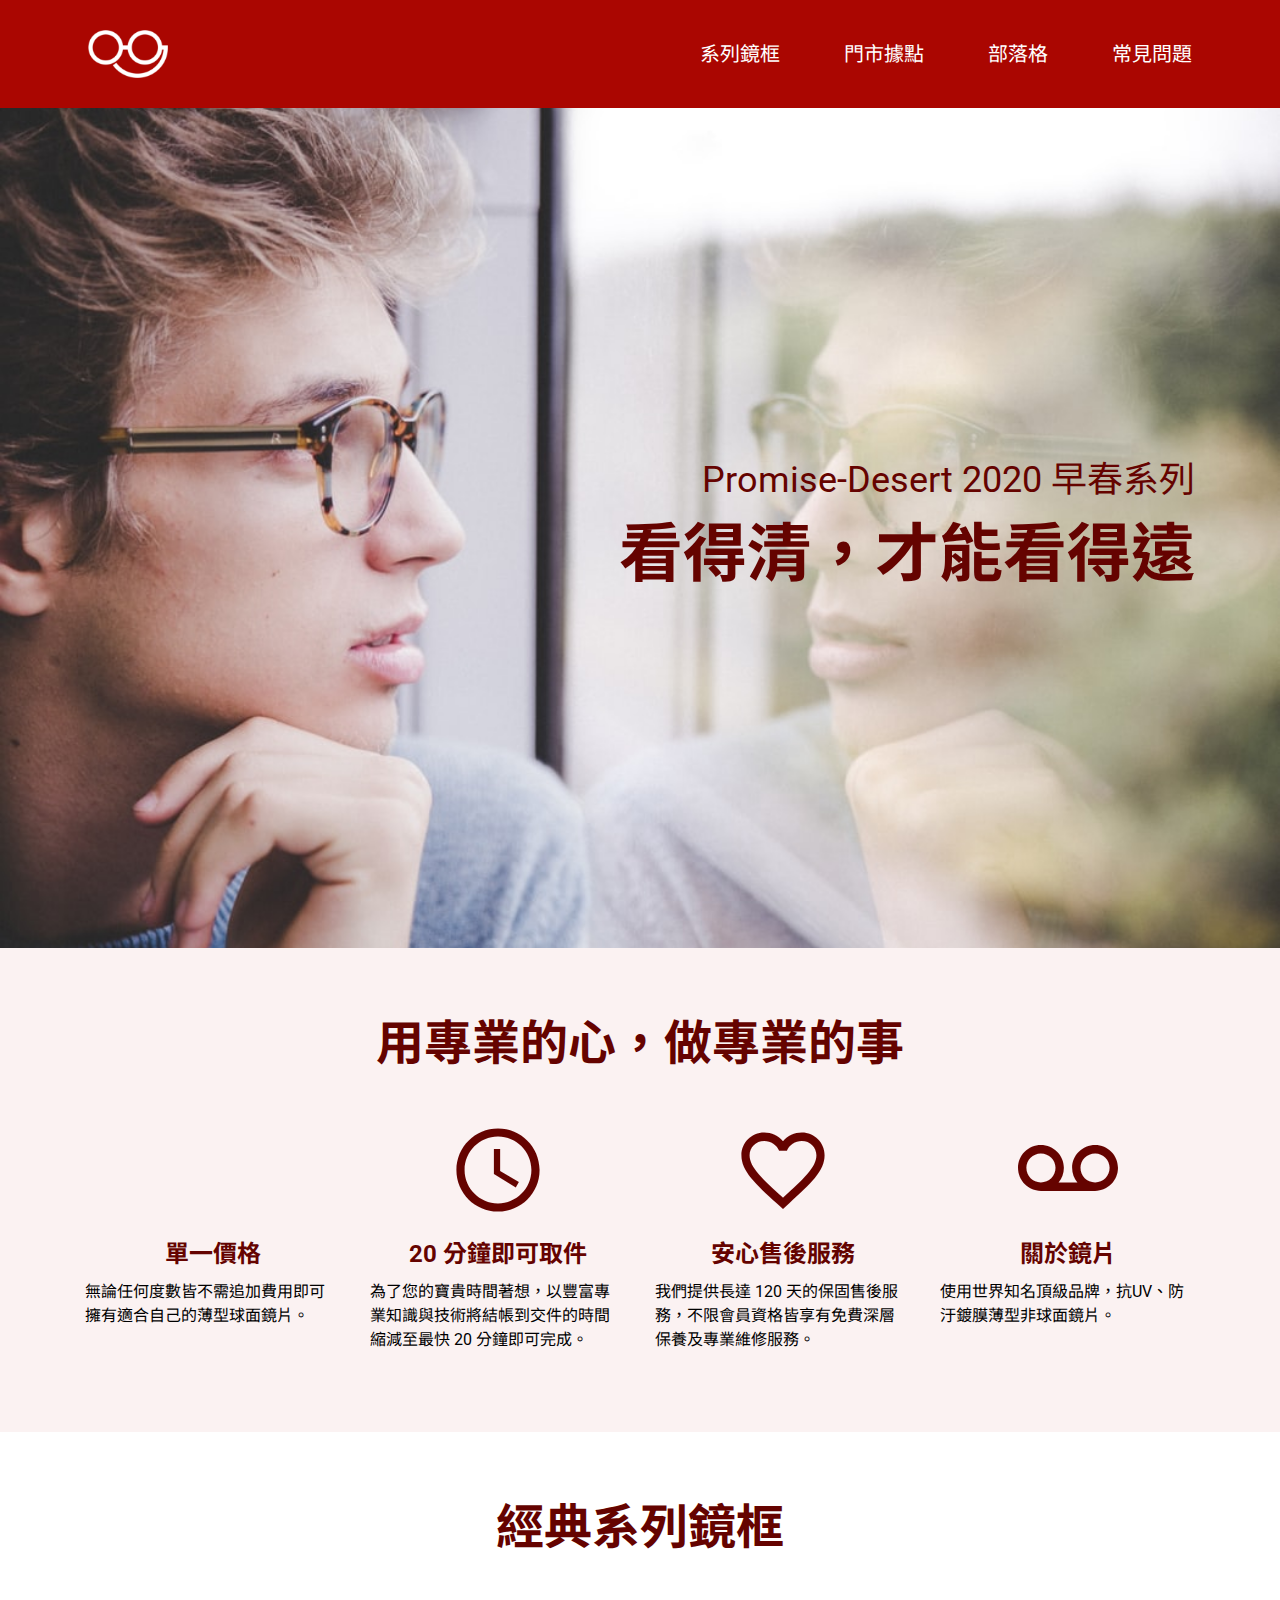
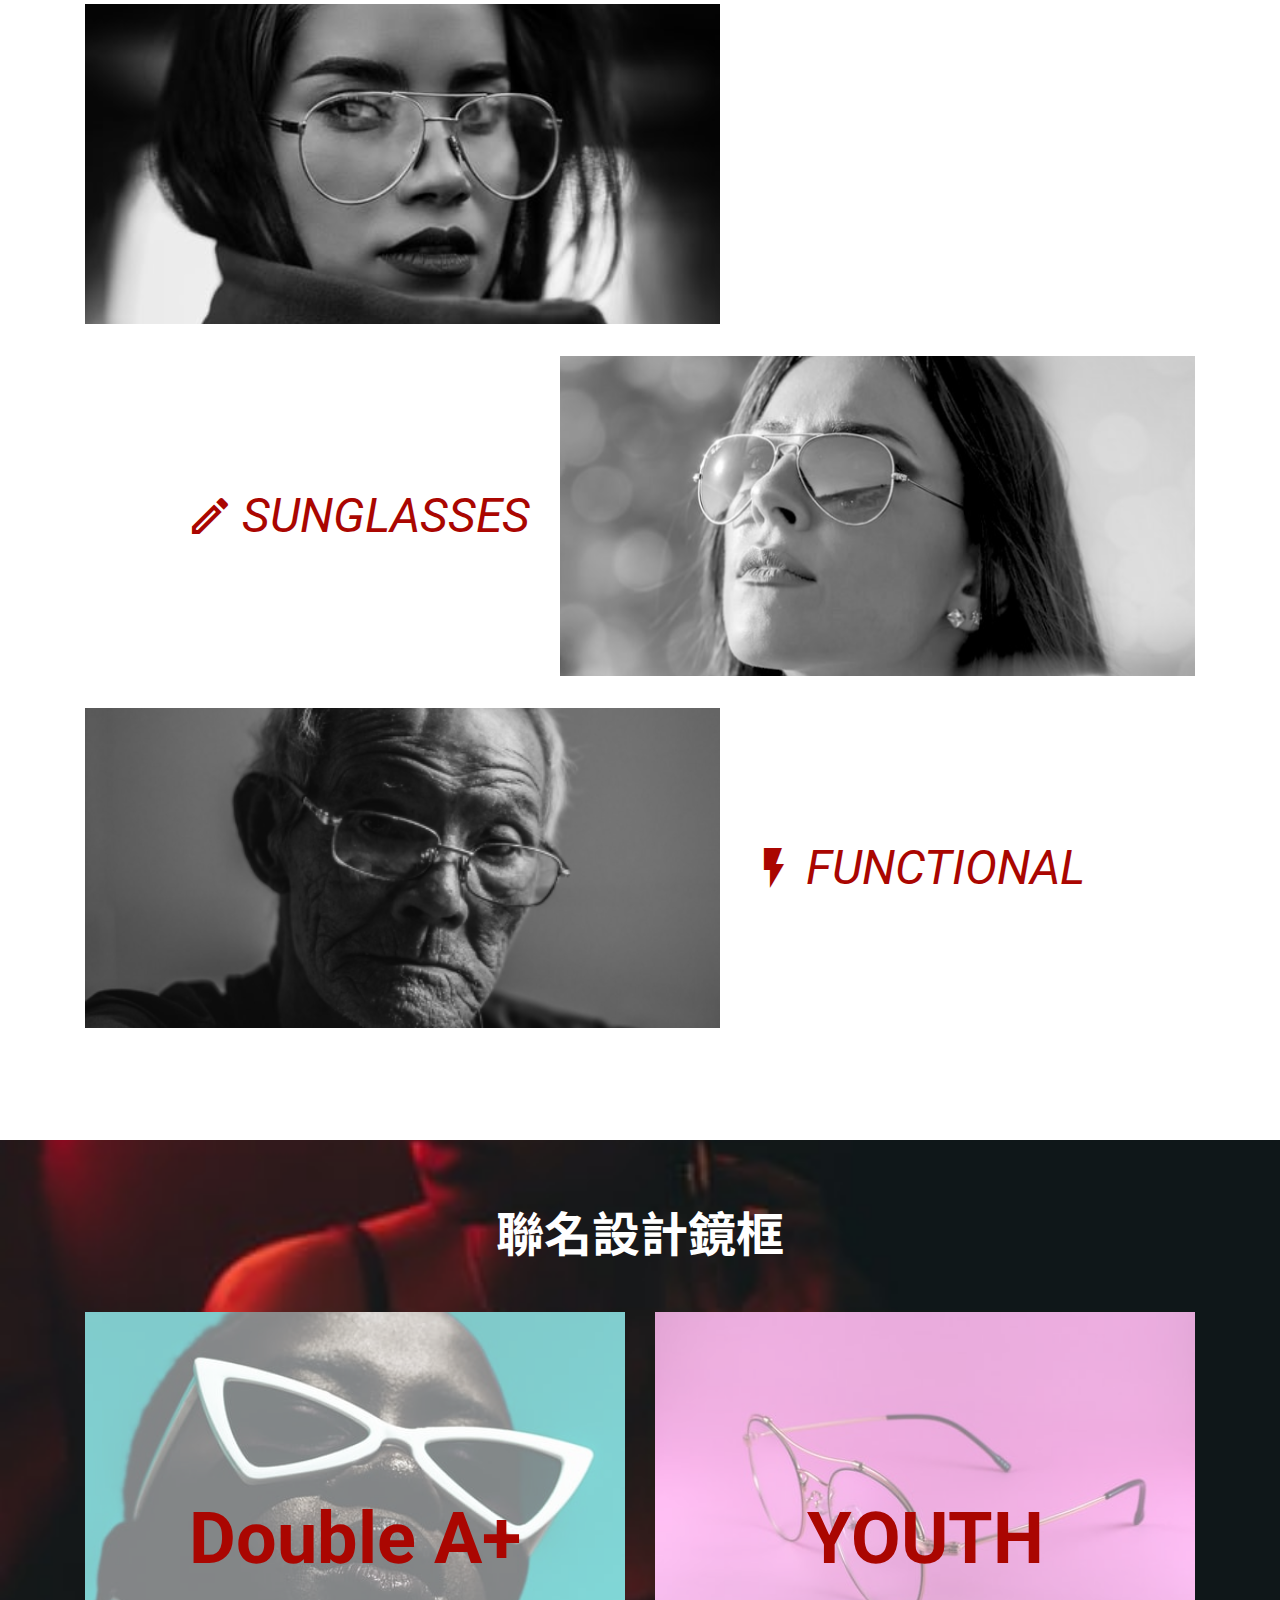
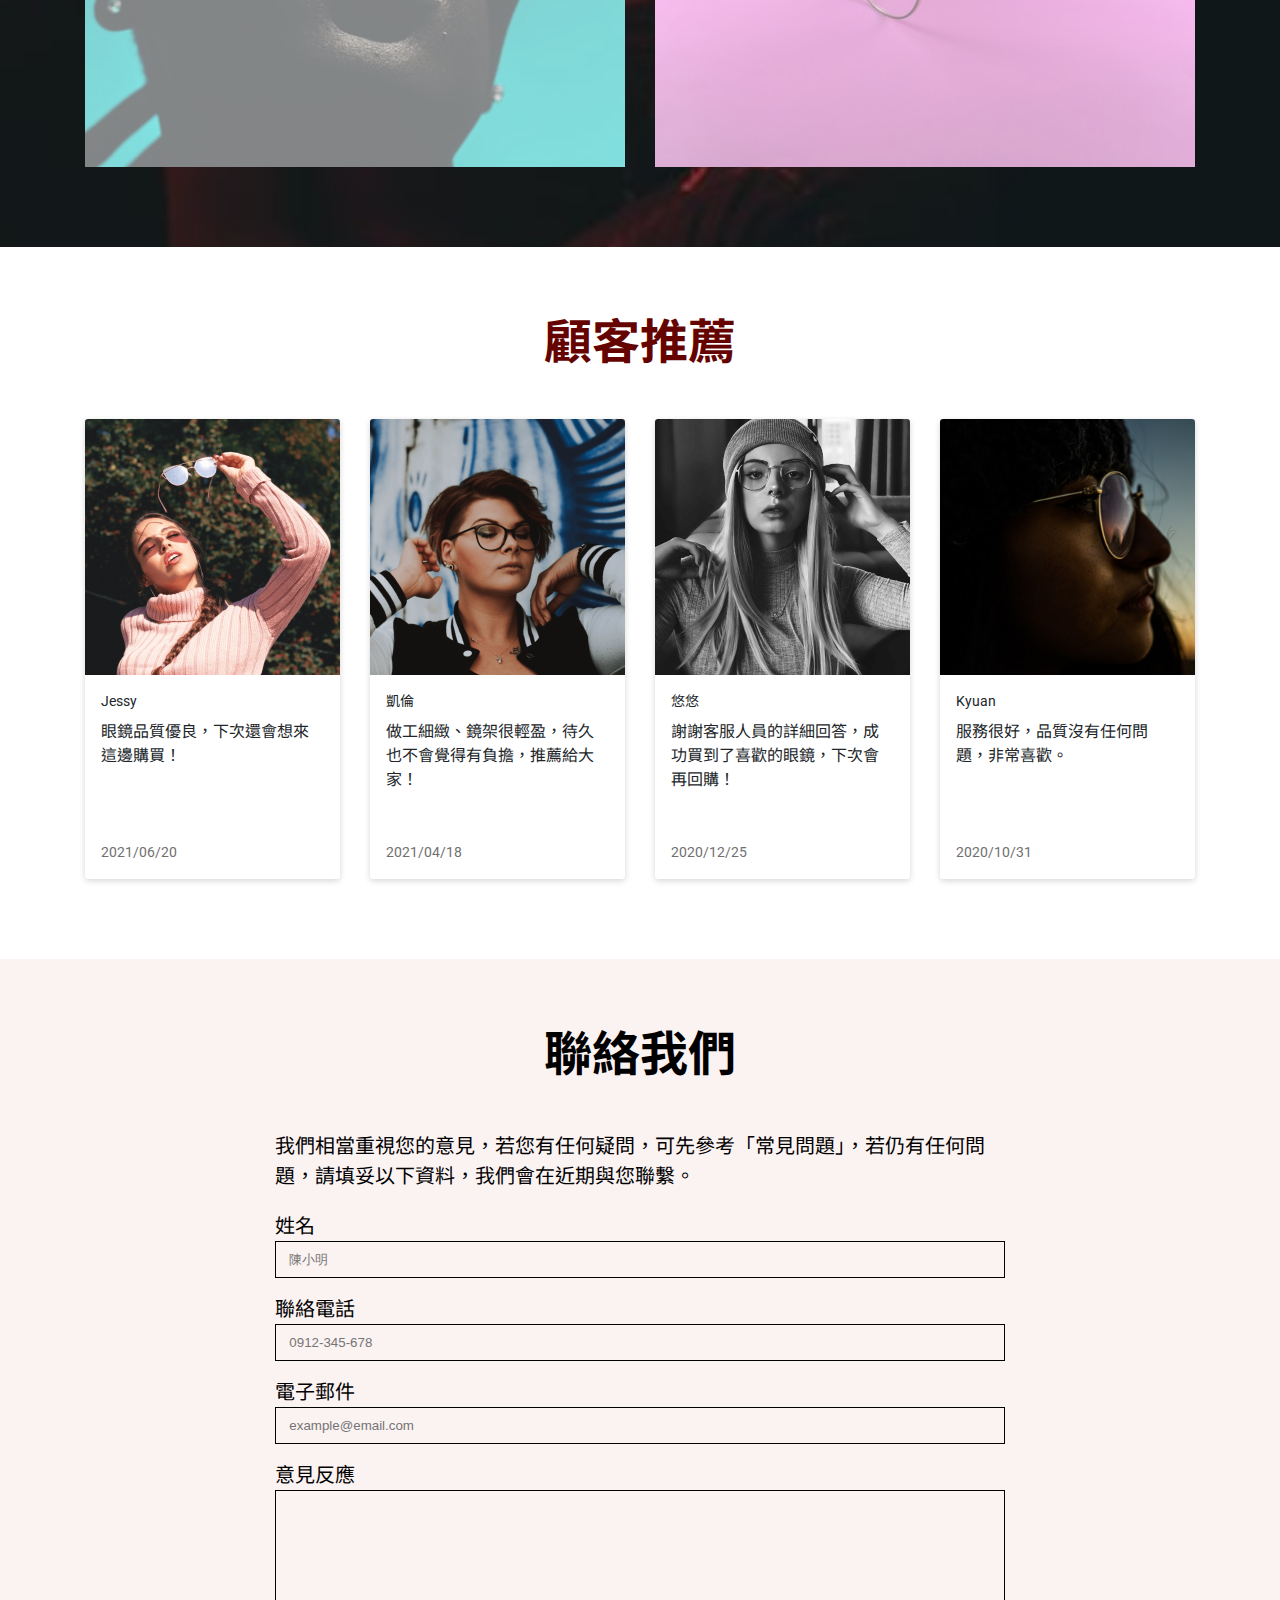
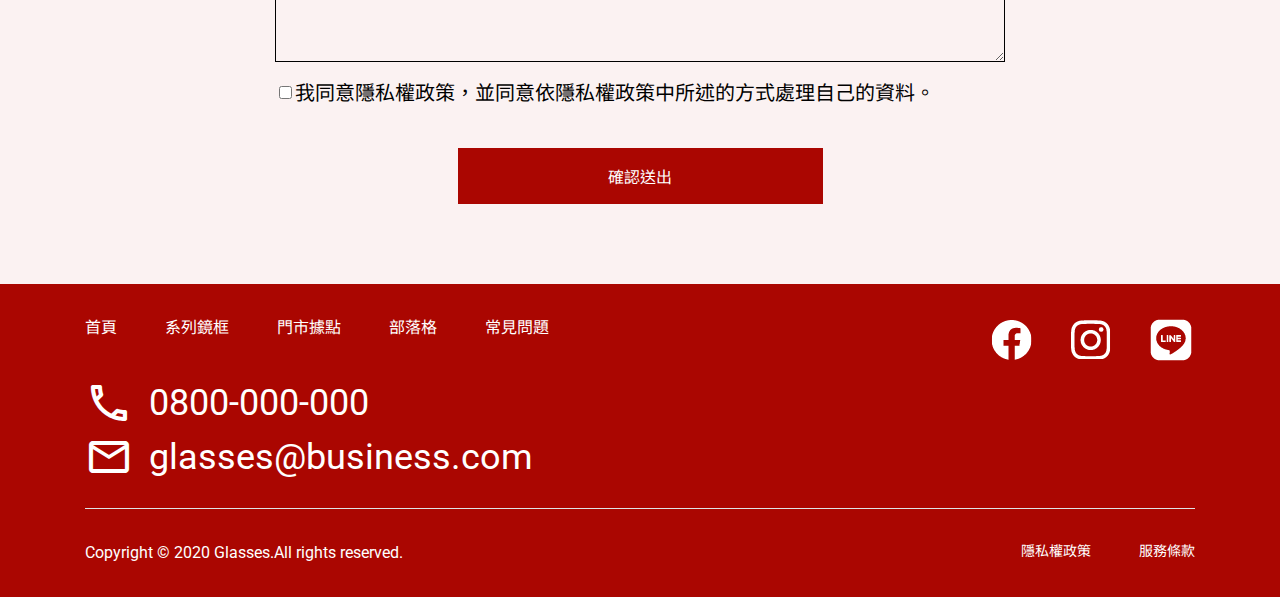
<file: index.html>
<!DOCTYPE html>
<html lang="en">

<head>
  <meta charset="UTF-8">
  <meta name="viewport" content="width=device-width, initial-scale=1.0">
  <meta http-equiv="X-UA-Compatible" content="ie=edge">
  <title>首頁</title>
  <link
    href="https://fonts.googleapis.com/css?family=Material+Icons|Material+Icons+Outlined|Material+Icons+Two+Tone|Material+Icons+Round|Material+Icons+Sharp"
    rel="stylesheet">
  <link rel="stylesheet" href="./assets/style/all.css">
</head>

<body>
  <header class="header bg-primary d-flex jc-between ai-center flex-sm-column">
      <a href="index.html" class="header__logo py-sm-3">
        <img class="header__image"
             src="assets/images/logo-new_工作區域 1.png" 
             alt="logo">
      </a>
      <nav class="w-sm-100">
        <ul class="d-flex fs-7 text-sm-center flex-sm-wrap">
          <li class="w-sm-50 border-sm">
            <a href="product-op.html" class="header__link text-light px-10 px-md-6 py-sm-1 px-sm-0">系列鏡框</a>
          </li>
          <li class="w-sm-50 border-sm">
            <a href="store.html" class="header__link text-light px-10 px-md-6 py-sm-1 px-sm-0">門市據點</a>
          </li>
          <li class="w-sm-50 border-sm">
            <a href="#" class="header__link text-light px-10 px-md-6 py-sm-1 px-sm-0">部落格</a>
          </li>
          <li class="w-sm-50 border-sm">
            <a href="#" class="header__link text-light pl-10 pl-md-6 py-sm-1 px-sm-0">常見問題</a>
          </li>
        </ul>
      </nav>
  </header>

  
<div class="page-index">
  <div class="jumbotron bg-cover">
    <div class="container h-100 d-flex jc-end ai-center">
        <div class="text-primary-dark text-right ">
          <h2 class="fs-3 fs-md-7 fs-sm-8">
            Promise-Desert 2020 早春系列
          </h2>
          <h1 class="fs-1 fs-md-2 fs-sm-4 fw-bold">看得清，才能看得遠</h1>
        </div>
    </div>
  </div>
  <div class="specialty bg-milk">
    <div class="container container--py">
      <h2 class="text-primary-dark text-center fw-bold fs-2 fs-md-4 fs-sm-6 mb-12 mb-md-10 mb-sm-6">
        用專業的心，做專業的事
      </h2>
      <ul class="row text-primary-dark text-center">
        <li class="col-3 col-md-6 col-sm-12 mb-md-10">
          <div class="mb-5">
            <span class="material-icons-outlined specialty__icon">paid</span>
          </div>
          <h3 class="fs-6 fw-bold mb-2">單一價格</h3>
          <p class="text-left text-dark fs-md-8 w-md-75 mx-md-auto">
            無論任何度數皆不需追加費用即可擁有適合自己的薄型球面鏡片。
          </p>
        </li>
        <li class="col-3 col-md-6 col-sm-12 mb-md-10">
          <div class="mb-5">
            <span class="material-icons-outlined specialty__icon">schedule</span>
          </div>
          <h3 class="fs-6 fw-bold mb-2">20 分鐘即可取件</h3>
          <p class="text-left text-dark fs-md-8 w-md-75 mx-md-auto">
            為了您的寶貴時間著想，以豐富專業知識與技術將結帳到交件的時間縮減至最快 20 分鐘即可完成。
          </p>
        </li>
        <li class="col-3 col-md-6 col-sm-12 mb-sm-10">
          <div class="mb-5">
            <span class="material-icons-outlined specialty__icon">favorite_border</span>
          </div>
          <h3 class="fs-6 fw-bold mb-2">安心售後服務</h3>
          <p class="text-left text-dark fs-md-8 w-md-75 mx-md-auto">
            我們提供長達 120 天的保固售後服務，不限會員資格皆享有免費深層保養及專業維修服務。
          </p>
        </li>
        <li class="col-3 col-md-6 col-sm-12">
          <div class="mb-5">
            <span class="material-icons-outlined specialty__icon">
              voicemail
            </span>
          </div>
          <h3 class="fs-6 fw-bold mb-2">關於鏡片</h3>
          <p class="text-left text-dark fs-md-8 w-md-75 mx-md-auto">
            使用世界知名頂級品牌，抗UV、防汙鍍膜薄型非球面鏡片。
          </p>
        </li>
      </ul>
    </div>
  </div>
  <div class="series">
    <div class="container container--py">
      <h2 class="text-primary-dark text-center fw-bold fs-2 fs-md-4 fs-sm-6 mb-12 mb-md-10 mb-sm-6">
        經典系列鏡框
      </h2>
      <ul class="text-primary fst-italic text-uppercase">
        <li class="row mb-10 mb-md-2 position-sm-relative">
            <div class="col-7 col-sm-12">
                <img class="series__image w-100 img-cover"
                     src="assets/images/people/model-1.png" alt="model-1">
            </div>
            <div class="col-5 col-sm-12 
                        d-flex jc-sm-center ai-center
                        position-sm-absolute 
                        top-0 left-0 w-sm-100 h-sm-100">
                <h3 class="fs-2 fs-md-5 d-flex ai-center">
                    <span class="material-icons-outlined fs-2 fs-md-3 mr-2">
                        auto_awesome
                    </span>
                    optical
                </h3>
            </div>
        </li>
        <li class="row mb-10 mb-md-2 flex-md-row-reverse position-sm-relative">
            <div class="col-5 col-sm-12 
                        d-flex jc-end jc-md-start jc-sm-center ai-center
                        position-sm-absolute 
                        top-0 left-0 w-sm-100 h-sm-100">
                <h3 class="fs-2 fs-md-5 d-flex ai-center">
                    <span class="material-icons-outlined fs-2 fs-md-3 mr-2">
                        light_mode
                    </span>
                    sunglasses
                </h3>
            </div>
            <div class="col-7 col-sm-12">
                <img class="series__image w-100 img-cover"
                     src="assets/images/people/model-2.png" alt="model-2">
            </div>
        </li>
        <li class="row mb-10 mb-md-2 position-sm-relative">
            <div class="col-7 col-sm-12">
                <img class="series__image w-100 img-cover"
                     src="assets/images/people/model-3.png" alt="model-3">
            </div>
            <div class="col-5 col-sm-12
                        d-flex jc-sm-center ai-center
                        position-sm-absolute 
                        top-0 left-0 w-sm-100 h-sm-100">
                <h3 class="fs-2 fs-md-5 d-flex ai-center">
                    <span class="material-icons-outlined fs-2 fs-md-3 mr-2">
                        flash_on
                    </span>
                    functional
                </h3>
            </div>
        </li>
      </ul>
    </div>
  </div>
  <div class="co-brand bg-cover">
    <div class="container container--py">
        <h2 class="text-light text-center fw-bold fs-2 fs-md-4 fs-sm-6 mb-12 mb-md-10 mb-sm-6">
            聯名設計鏡框
        </h2>
        <div class="row">
            <div class="col-6 col-sm-12 mb-sm-4">
                <div class="co-brand__image img-1 bg-cover position-relative">
                    <h3 class="co-brand__text
                               fs-lg fs-md-4 fw-bold text-primary
                               d-flex jc-center ai-center
                               position-absolute
                               top-0 left-0 w-100 h-100">
                       Double A+
                    </h3>
                </div> 
            </div>
            <div class="col-6 col-sm-12">
                <div class="co-brand__image img-2 bg-cover position-relative">
                    <h3 class="co-brand__text
                               fs-lg fs-md-4 fw-bold text-primary
                               d-flex jc-center ai-center
                               position-absolute
                               top-0 left-0 w-100 h-100">
                      YOUTH
                    </h3>
                </div>
            </div>
        </div>
    </div>
  </div>
  <div class="recommend">
    <div class="container container--py">
      <h2 class="text-primary-dark text-center fw-bold fs-2 fs-md-4 fs-sm-6 mb-12 mb-md-10 mb-sm-6">
        顧客推薦
      </h2>
      <ul class="row">
        <li class="col-3 col-md-6 col-sm-12 mb-md-10 mb-sm-5">
          <div class="shadow-normal rounded-1 overflow-hidden">
            <img class="recommend__image img-cover w-100" 
                 src="assets/images/people/18@2x.png" 
                 alt="recommend-image">
            <div class="recommend__text text-gray-500 d-flex flex-column jc-between p-5">
              <div>
                <h4 class="fs-9 mb-2">Jessy</h4>
                <p>眼鏡品質優良，下次還會想來這邊購買！</p>
              </div>
              <p class="fs-9 text-gray-400">2021/06/20</p>
            </div>
          </div>
        </li>
        <li class="col-3 col-md-6 col-sm-12 mb-md-10 mb-sm-5">
          <div class="shadow-normal rounded-1 overflow-hidden">
            <img class="recommend__image img-cover w-100" 
                 src="assets/images/people/25@2x.png" 
                 alt="recommend-image">
            <div class="recommend__text text-gray-500 d-flex flex-column jc-between p-5">
              <div>
                <h4 class="fs-9 mb-2">凱倫</h4>
                <p>做工細緻、鏡架很輕盈，待久也不會覺得有負擔，推薦給大家！</p>
              </div>
              <p class="fs-9 text-gray-400">2021/04/18</p>
            </div>
          </div> 
        </li>
        <li class="col-3 col-md-6 col-sm-12 mb-sm-5">
          <div class="shadow-normal rounded-1 overflow-hidden">
              <img class="recommend__image img-cover w-100" 
                   src="assets/images/people/36@2x.png" 
                   alt="recommend-image">
              <div class="recommend__text text-gray-500 d-flex flex-column jc-between p-5">
                <div>
                  <h4 class="fs-9 mb-2">悠悠</h4>
                  <p>謝謝客服人員的詳細回答，成功買到了喜歡的眼鏡，下次會再回購！</p>
                </div>
                <p class="fs-9 text-gray-400">2020/12/25</p>
              </div>
          </div>
        </li>
        <li class="col-3 col-md-6 col-sm-12 mb-sm-5">
          <div class="shadow-normal rounded-1 overflow-hidden">
            <img class="recommend__image img-cover w-100" 
                 src="assets/images/people/45@2x.png"
                  alt="recommend-image">
            <div class="recommend__text text-gray-500 d-flex flex-column jc-between p-5">
              <div>
                <h4 class="fs-9 mb-2">Kyuan</h4>
                <p>服務很好，品質沒有任何問題，非常喜歡。</p>
              </div>
              <p class="fs-9 text-gray-400">2020/10/31</p>
            </div>
          </div>
        </li>
      </ul>
    </div>
  </div>
  <div class="contact bg-milk">
    <div class="container container--py">
      <h2 class="text-dark text-center fw-bold fs-2 fs-md-4 fs-sm-6 mb-12 mb-md-10 mb-sm-6">
        聯絡我們
      </h2>
      <div class="row jc-center">
         <div class="col-8 col-sm-12 fs-7 fs-md-8">
            <p class="mb-6 mb-md-5 mb-sm-2">
              我們相當重視您的意見，若您有任何疑問，可先參考「常見問題」，若仍有任何問題，請填妥以下資料，我們會在近期與您聯繫。
            </p>
            <form action="index.html">
              <label for="name">姓名</label>
              <input class="contact__input d-block border border-dark w-100 mb-5 mb-md-2 "
                    type="text"
                    id="name"
                    placeholder="陳小明">
              <label for="tel">聯絡電話</label>
              <input class="contact__input d-block border border-dark w-100 mb-5 mb-md-2"
                    type="tel"
                    id="tel"
                    placeholder="0912-345-678">
              <label for="email">電子郵件</label>
              <input class="contact__input d-block border border-dark w-100 mb-5 mb-md-2"
                    type="text"
                    id="email"
                    placeholder="example@email.com">
              <label for="comment">意見反應</label>
              <textarea class="contact__input d-block border border-dark w-100 mb-5 mb-md-2"
                        id="comment" 
                        cols="30" 
                        rows="10">
              </textarea>
              <div class="d-flex ai-center ai-md-start mb-12 mb-md-6">
                <input type="checkbox" id="agreement">
                <label for="agreement">我同意隱私權政策，並同意依隱私權政策中所述的方式處理自己的資料。</label>
              </div>
              <input class="btn btn--primary w-50 mx-auto py-md-3 py-sm-2"
                     type="submit" 
                     value="確認送出">
            </form>
         </div>
      </div>
    </div>
  </div>
</div>
  <footer class="footer bg-primary py-10 py-sm-7">
    <div class="container">
      <div class="d-flex jc-between pb-7 pb-md-6 pb-sm-7 mb-10 mb-md-7 mb-sm-5 border-bottom">
        <div class="text-light">
          <ul class="d-flex d-sm-none jc-between ai-center mb-11 mb-md-5">
            <li class="footer__link mr-13 mr-md-12">
              <a href="index.html">首頁</a>
            </li>
            <li class="footer__link mr-13 mr-md-12">
              <a href="product-op.html">系列鏡框</a>
            </li>
            <li class="footer__link mr-13 mr-md-12">
              <a href="store.html">門市據點</a>
            </li>
            <li class="footer__link mr-13 mr-md-12">
              <a href="#">部落格</a>
            </li>
            <li class="footer__link mr-13 mr-md-12">
              <a href="#">常見問題</a>
            </li>
          </ul>
          <ul>
            <li>
              <a href="tel:0800-000-000" 
                 class="footer__link fs-3 fs-md-7 fs-sm-8 d-flex ai-center">
                <span class="material-icons-outlined fs-2 fs-md-6 fs-sm-7 mr-5 mr-md-2 mr-sm-1">
                  phone
                </span>
                0800-000-000
              </a>
            </li>
            <li>
              <a href="mailto:glasses@business.com" 
                 class="footer__link fs-3 fs-md-7 fs-sm-8 d-flex ai-center">
                <span class="material-icons-outlined fs-2 fs-md-6 fs-sm-7 mr-5 mr-md-2 mr-sm-1">
                  email
                </span>
                glasses@business.com
              </a>
            </li>
          </ul>
        </div>
        <ul class="d-flex">
          <li>
            <a href="#">
              <img class="footer__logo"
                   src="assets/images/icons/footer-icon/ic_social_fb.png"
                   alt="logo-facebook">
            </a>
          </li>
          <li class="ml-10 ml-md-7">
            <a href="#">
              <img class="footer__logo"
                   src="assets/images/icons/footer-icon/ic_social_ig.png"
                   alt="logo-ig">
            </a>
          </li>
          <li class="ml-10 ml-md-7">
            <a href="#">
              <img class="footer__logo"
                   src="assets/images/icons/footer-icon/ic_social_line.png"
                   alt="logo-line">
            </a>
          </li>
        </ul>
      </div>
      <div class="text-light d-flex jc-between flex-sm-column">
        <p class="mb-sm-2 fs-sm-9">Copyright © 2020 Glasses.All rights reserved.</p>
        <ul class="fs-9 d-flex flex-sm-column">
          <li class="mb-sm-2">
            <a href="#" class="footer__link">隱私權政策</a>
          </li>
          <li class="ml-13 ml-md-7 ml-sm-0">
            <a href="#" class="footer__link">服務條款</a>
          </li>
        </ul>
      </div>
    </div>
  </footer>
  <script src="./assets/js/vendors.js"></script>
  <script src="./assets/js/all.js"></script>
</body>

</html>
</file>
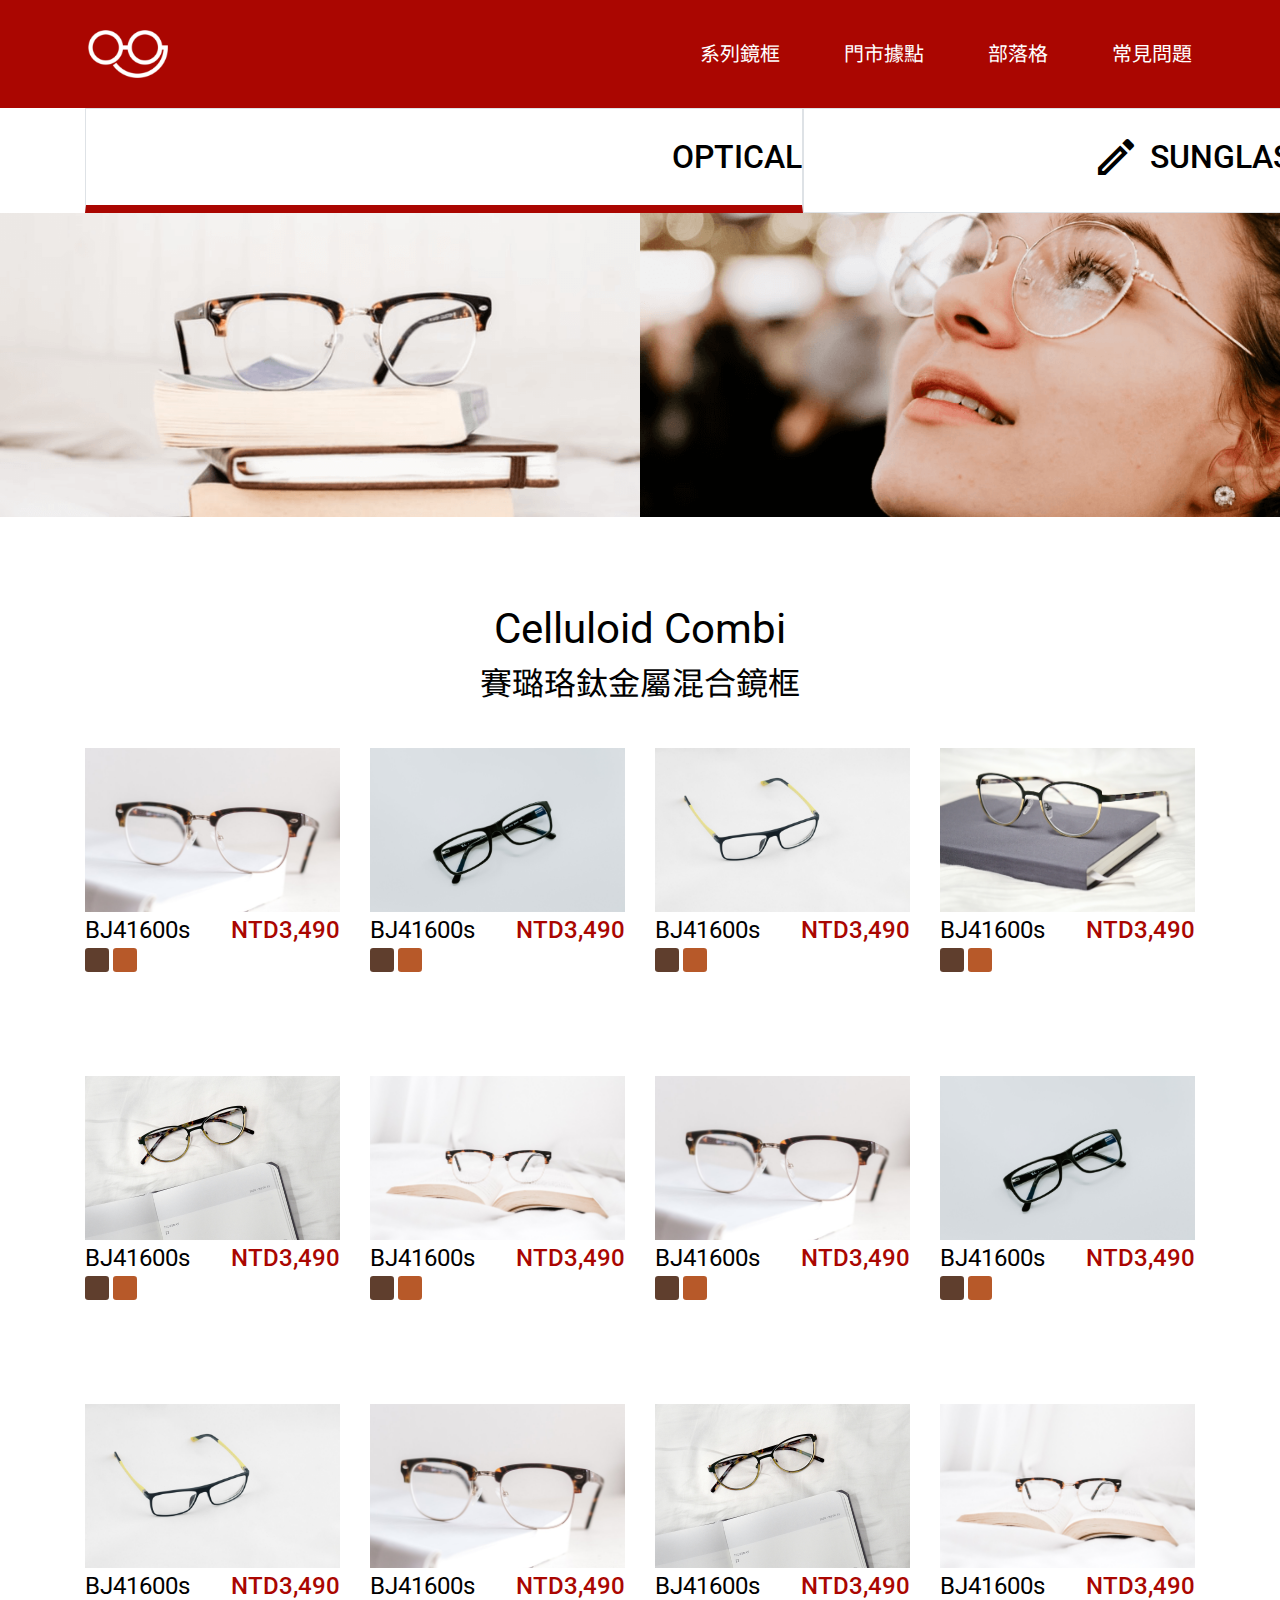
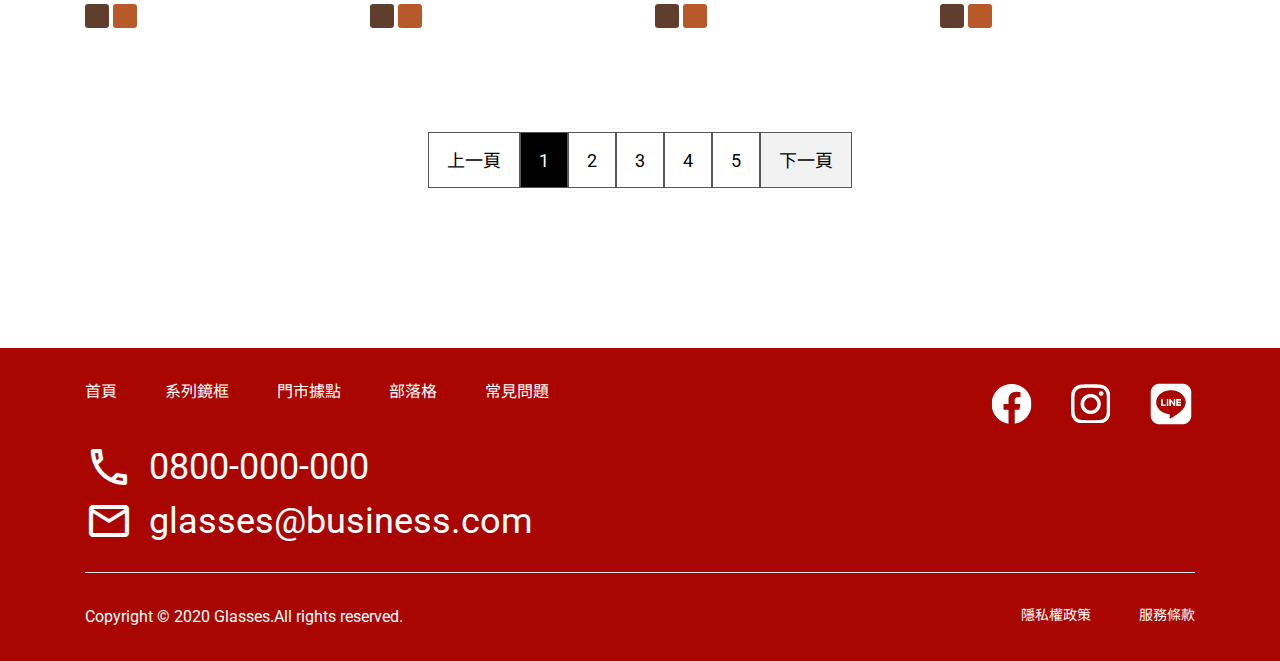
<file: product-op.html>
<!DOCTYPE html>
<html lang="en">

<head>
  <meta charset="UTF-8">
  <meta name="viewport" content="width=device-width, initial-scale=1.0">
  <meta http-equiv="X-UA-Compatible" content="ie=edge">
  <title>product</title>
  <link
    href="https://fonts.googleapis.com/css?family=Material+Icons|Material+Icons+Outlined|Material+Icons+Two+Tone|Material+Icons+Round|Material+Icons+Sharp"
    rel="stylesheet">
  <link rel="stylesheet" href="./assets/style/all.css">
</head>

<body>
  <header class="header bg-primary d-flex jc-between ai-center flex-sm-column">
      <a href="index.html" class="header__logo py-sm-3">
        <img class="header__image"
             src="assets/images/logo-new_工作區域 1.png" 
             alt="logo">
      </a>
      <nav class="w-sm-100">
        <ul class="d-flex fs-7 text-sm-center flex-sm-wrap">
          <li class="w-sm-50 border-sm">
            <a href="product-op.html" class="header__link text-light px-10 px-md-6 py-sm-1 px-sm-0">系列鏡框</a>
          </li>
          <li class="w-sm-50 border-sm">
            <a href="store.html" class="header__link text-light px-10 px-md-6 py-sm-1 px-sm-0">門市據點</a>
          </li>
          <li class="w-sm-50 border-sm">
            <a href="#" class="header__link text-light px-10 px-md-6 py-sm-1 px-sm-0">部落格</a>
          </li>
          <li class="w-sm-50 border-sm">
            <a href="#" class="header__link text-light pl-10 pl-md-6 py-sm-1 px-sm-0">常見問題</a>
          </li>
        </ul>
      </nav>
  </header>

  <div class="page-product-op">
    <div class="container">
        <nav class="product-nav">
            <ul class="d-flex">
                <li class="product-nav__item active w-100 border">
                    <a class="py-7 py-md-5 py-sm-2 fs-4 fs-md-6 fs-sm-9 d-flex jc-center ai-center fw-medium text-uppercase" 
                       href="#">
                        <span class="material-icons-outlined fs-2 fs-md-4 fs-sm-8 mr-3 mr-sm-1">
                            auto_awesome
                        </span>
                        optical
                    </a>
                </li>
                <li class="product-nav__item w-100 border">
                    <a class="py-7 py-md-5 py-sm-2 fs-4 fs-md-6 fs-sm-9 d-flex jc-center ai-center fw-medium text-uppercase" 
                       href="#">
                        <span class="material-icons-outlined fs-2 fs-md-4 fs-sm-8 mr-3 mr-sm-1">
                            light_mode
                        </span>
                        sunglasses
                    </a>
                </li>
                <li class="product-nav__item w-100 border">
                    <a class="py-7 py-md-5 py-sm-2 fs-4 fs-md-6 fs-sm-9 d-flex jc-center ai-center fw-medium text-uppercase" 
                       href="#">
                        <span class="material-icons-outlined fs-2 fs-md-4 fs-sm-8 mr-3 mr-sm-1">
                            flash_on
                        </span>
                        functional
                    </a>
                </li>
            </ul>
        </nav>
    </div>
    <div class="product-bg d-flex">
        <div class="w-50">
            <img src="assets/images/people/banner-1-768@2x.png" 
                 alt="nav-image" 
                 class="product-bg__image
                       w-100 img-cover w-100">
        </div>
        <div class="w-50">
            <img src="assets/images/people/banner-2-768@2x.png" 
                 alt="nav-image" 
                 class="product-bg__image w-100 img-cover">
        </div>
    </div>
    <div class="container container--py--lg">
        <h3 class="product-subtitle text-center">
            Celluloid Combi
        </h3>
        <h2 class="text-center mb-12 mb-md-10 mb-sm-6 fs-4 fs-md-6 fs-sm-8">
            賽璐珞鈦金屬混合鏡框
        </h2>
        <ul class=" row">
            <li class="product-list__item col-3 col-md-6 col-sm-12">
                <img src="assets/images/products/products-1.png" alt="product-image" 
                     class="img-cover w-100 product-list__image">
                <div class="d-flex jc-between ai-center fs-6 fs-sm-8">
                    <p>BJ41600s</p>
                    <p class="fw-medium text-primary">NTD3,490</p>
                </div>
                <div class="d-flex">
                    <div class="rounded-1 mr-1 mr-sm-2 product-list__cube bg-brown-dark"></div>
                    <div class="rounded-1 product-list__cube bg-brown"></div>
                </div>
            </li>
            <li class="product-list__item col-3 col-md-6 col-sm-12">
                <img src="assets/images/products/products-7.jpg" alt="product-image" 
                     class="img-cover w-100 product-list__image">
                <div class="d-flex jc-between ai-center fs-6 fs-sm-8">
                    <p>BJ41600s</p>
                    <p class="fw-medium text-primary">NTD3,490</p>
                </div>
                <div class="d-flex">
                    <div class="rounded-1 mr-1 mr-sm-2 product-list__cube bg-brown-dark"></div>
                    <div class="rounded-1 product-list__cube bg-brown"></div>
                </div>
            </li>
            <li class="product-list__item col-3 col-md-6 col-sm-12">
                <img src="assets/images/products/products-8.jpg" alt="product-image" 
                     class="img-cover w-100 product-list__image">
                <div class="d-flex jc-between ai-center fs-6 fs-sm-8">
                    <p>BJ41600s</p>
                    <p class="fw-medium text-primary">NTD3,490</p>
                </div>
                <div class="d-flex">
                    <div class="rounded-1 mr-1 mr-sm-2 product-list__cube bg-brown-dark"></div>
                    <div class="rounded-1 product-list__cube bg-brown"></div>
                </div>
            </li>
            <li class="product-list__item col-3 col-md-6 col-sm-12 d-sm-none">
                <img src="assets/images/products/products-10.jpg" alt="product-image" 
                     class="img-cover w-100 product-list__image">
                <div class="d-flex jc-between ai-center fs-6 fs-sm-8">
                    <p>BJ41600s</p>
                    <p class="fw-medium text-primary">NTD3,490</p>
                </div>
                <div class="d-flex">
                    <div class="rounded-1 mr-1 mr-sm-2 product-list__cube bg-brown-dark"></div>
                    <div class="rounded-1 product-list__cube bg-brown"></div>
                </div>
            </li>
            <li class="product-list__item col-3 col-md-6 col-sm-12 d-sm-none">
                <img src="assets/images/products/products-9.jpg" alt="product-image" 
                     class="img-cover w-100 product-list__image">
                <div class="d-flex jc-between ai-center fs-6 fs-sm-8">
                    <p>BJ41600s</p>
                    <p class="fw-medium text-primary">NTD3,490</p>
                </div>
                <div class="d-flex">
                    <div class="rounded-1 mr-1 mr-sm-2 product-list__cube bg-brown-dark"></div>
                    <div class="rounded-1 product-list__cube bg-brown"></div>
                </div>
            </li>
            <li class="product-list__item col-3 col-md-6 col-sm-12 d-sm-none">
                <img src="assets/images/products/products-12.jpg" alt="product-image" 
                     class="img-cover w-100 product-list__image">
                <div class="d-flex jc-between ai-center fs-6 fs-sm-8">
                    <p>BJ41600s</p>
                    <p class="fw-medium text-primary">NTD3,490</p>
                </div>
                <div class="d-flex">
                    <div class="rounded-1 mr-1 mr-sm-2 product-list__cube bg-brown-dark"></div>
                    <div class="rounded-1 product-list__cube bg-brown"></div>
                </div>
            </li>
            <li class="product-list__item col-3 col-md-6 col-sm-12 d-sm-none">
                <img src="assets/images/products/products-1.png" alt="product-image" 
                     class="img-cover w-100 product-list__image">
                <div class="d-flex jc-between ai-center fs-6 fs-sm-8">
                    <p>BJ41600s</p>
                    <p class="fw-medium text-primary">NTD3,490</p>
                </div>
                <div class="d-flex">
                    <div class="rounded-1 mr-1 mr-sm-2 product-list__cube bg-brown-dark"></div>
                    <div class="rounded-1 product-list__cube bg-brown"></div>
                </div>
            </li>
            <li class="product-list__item col-3 col-md-6 col-sm-12 d-sm-none">
                <img src="assets/images/products/products-7.jpg" alt="product-image" 
                     class="img-cover w-100 product-list__image">
                <div class="d-flex jc-between ai-center fs-6 fs-sm-8">
                    <p>BJ41600s</p>
                    <p class="fw-medium text-primary">NTD3,490</p>
                </div>
                <div class="d-flex">
                    <div class="rounded-1 mr-1 mr-sm-2 product-list__cube bg-brown-dark"></div>
                    <div class="rounded-1 product-list__cube bg-brown"></div>
                </div>
            </li>
            <li class="product-list__item col-3 col-md-6 col-sm-12 d-sm-none">
                <img src="assets/images/products/products-8.jpg" alt="product-image" 
                     class="img-cover w-100 product-list__image">
                <div class="d-flex jc-between ai-center fs-6 fs-sm-8">
                    <p>BJ41600s</p>
                    <p class="fw-medium text-primary">NTD3,490</p>
                </div>
                <div class="d-flex">
                    <div class="rounded-1 mr-1 mr-sm-2 product-list__cube bg-brown-dark"></div>
                    <div class="rounded-1 product-list__cube bg-brown"></div>
                </div>
            </li>
            <li class="product-list__item col-3 col-md-6 col-sm-12 d-sm-none">
                <img src="assets/images/products/products-1.png" alt="product-image" 
                     class="img-cover w-100 product-list__image">
                <div class="d-flex jc-between ai-center fs-6 fs-sm-8">
                    <p>BJ41600s</p>
                    <p class="fw-medium text-primary">NTD3,490</p>
                </div>
                <div class="d-flex">
                    <div class="rounded-1 mr-1 mr-sm-2 product-list__cube bg-brown-dark"></div>
                    <div class="rounded-1 product-list__cube bg-brown"></div>
                </div>
            </li>
            <li class="product-list__item col-3 col-md-6 col-sm-12 d-md-none">
                <img src="assets/images/products/products-9.jpg" alt="product-image" 
                     class="img-cover w-100 product-list__image">
                <div class="d-flex jc-between ai-center fs-6 fs-sm-8">
                    <p>BJ41600s</p>
                    <p class="fw-medium text-primary">NTD3,490</p>
                </div>
                <div class="d-flex">
                    <div class="rounded-1 mr-1 mr-sm-2 product-list__cube bg-brown-dark"></div>
                    <div class="rounded-1 product-list__cube bg-brown"></div>
                </div>
            </li>
            <li class="product-list__item col-3 col-md-6 col-sm-12 d-md-none">
                <img src="assets/images/products/products-12.jpg" alt="product-image" 
                     class="img-cover w-100 product-list__image">
                <div class="d-flex jc-between ai-center fs-6 fs-sm-8">
                    <p>BJ41600s</p>
                    <p class="fw-medium text-primary">NTD3,490</p>
                </div>
                <div class="d-flex">
                    <div class="rounded-1 mr-1 mr-sm-2 product-list__cube bg-brown-dark"></div>
                    <div class="rounded-1 product-list__cube bg-brown"></div>
                </div>
            </li>
        </ul>
        <div class="pagination">
            <ul class="pagination__list jc-center">
                <li>
                    <a href="#" class="page-link">上一頁</a>
                </li>
                <li>
                    <a href="#" class="page-link active">1</a>
                </li>
                <li>
                    <a href="#" class="page-link">2</a>
                </li>
                <li>
                    <a href="#" class="page-link">3</a>
                </li>
                <li>
                    <a href="#" class="page-link">4</a>
                </li>
                <li>
                    <a href="#" class="page-link">5</a>
                </li>
                <li>
                    <a href="#" class="page-link bg-gray-100">下一頁</a>
                </li>
            </ul>
        </div>
    </div>
</div>
  <footer class="footer bg-primary py-10 py-sm-7">
    <div class="container">
      <div class="d-flex jc-between pb-7 pb-md-6 pb-sm-7 mb-10 mb-md-7 mb-sm-5 border-bottom">
        <div class="text-light">
          <ul class="d-flex d-sm-none jc-between ai-center mb-11 mb-md-5">
            <li class="footer__link mr-13 mr-md-12">
              <a href="index.html">首頁</a>
            </li>
            <li class="footer__link mr-13 mr-md-12">
              <a href="product-op.html">系列鏡框</a>
            </li>
            <li class="footer__link mr-13 mr-md-12">
              <a href="store.html">門市據點</a>
            </li>
            <li class="footer__link mr-13 mr-md-12">
              <a href="#">部落格</a>
            </li>
            <li class="footer__link mr-13 mr-md-12">
              <a href="#">常見問題</a>
            </li>
          </ul>
          <ul>
            <li>
              <a href="tel:0800-000-000" 
                 class="footer__link fs-3 fs-md-7 fs-sm-8 d-flex ai-center">
                <span class="material-icons-outlined fs-2 fs-md-6 fs-sm-7 mr-5 mr-md-2 mr-sm-1">
                  phone
                </span>
                0800-000-000
              </a>
            </li>
            <li>
              <a href="mailto:glasses@business.com" 
                 class="footer__link fs-3 fs-md-7 fs-sm-8 d-flex ai-center">
                <span class="material-icons-outlined fs-2 fs-md-6 fs-sm-7 mr-5 mr-md-2 mr-sm-1">
                  email
                </span>
                glasses@business.com
              </a>
            </li>
          </ul>
        </div>
        <ul class="d-flex">
          <li>
            <a href="#">
              <img class="footer__logo"
                   src="assets/images/icons/footer-icon/ic_social_fb.png"
                   alt="logo-facebook">
            </a>
          </li>
          <li class="ml-10 ml-md-7">
            <a href="#">
              <img class="footer__logo"
                   src="assets/images/icons/footer-icon/ic_social_ig.png"
                   alt="logo-ig">
            </a>
          </li>
          <li class="ml-10 ml-md-7">
            <a href="#">
              <img class="footer__logo"
                   src="assets/images/icons/footer-icon/ic_social_line.png"
                   alt="logo-line">
            </a>
          </li>
        </ul>
      </div>
      <div class="text-light d-flex jc-between flex-sm-column">
        <p class="mb-sm-2 fs-sm-9">Copyright © 2020 Glasses.All rights reserved.</p>
        <ul class="fs-9 d-flex flex-sm-column">
          <li class="mb-sm-2">
            <a href="#" class="footer__link">隱私權政策</a>
          </li>
          <li class="ml-13 ml-md-7 ml-sm-0">
            <a href="#" class="footer__link">服務條款</a>
          </li>
        </ul>
      </div>
    </div>
  </footer>
  <script src="./assets/js/vendors.js"></script>
  <script src="./assets/js/all.js"></script>
</body>

</html>
</file>
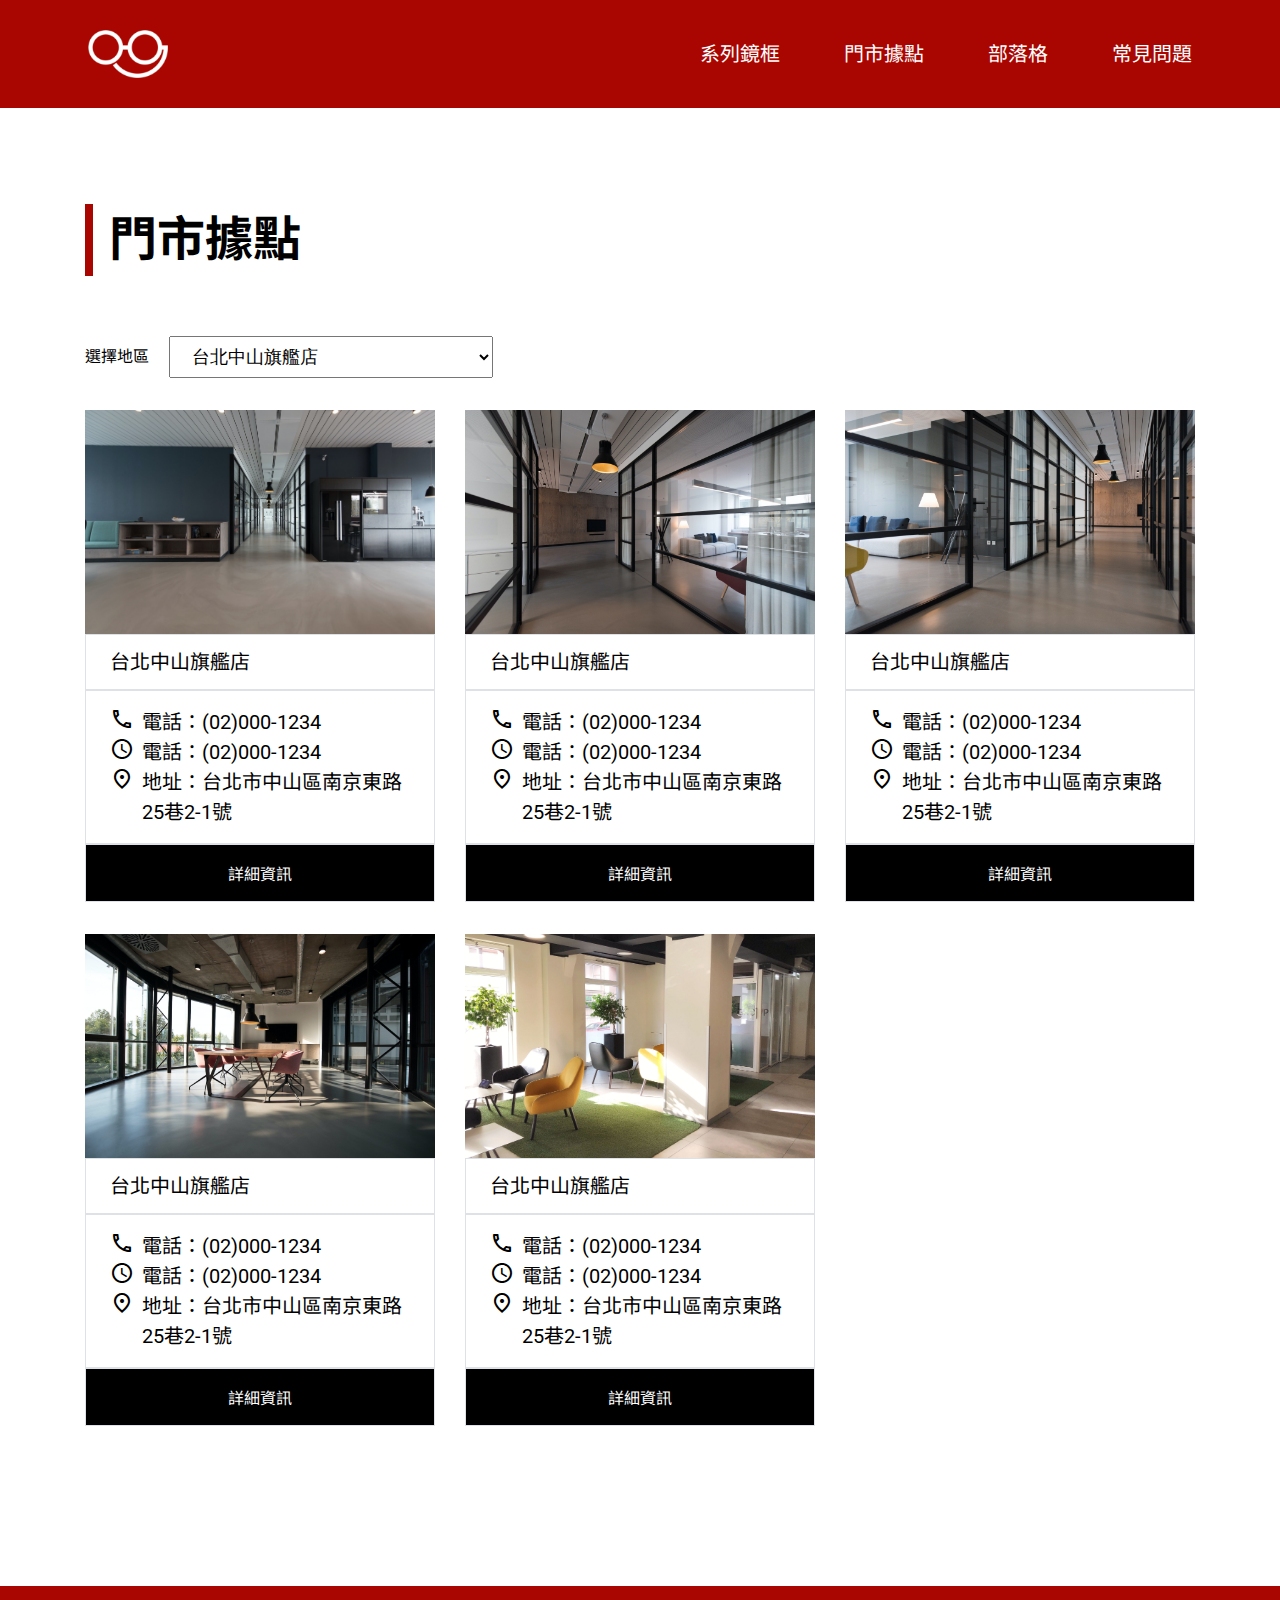
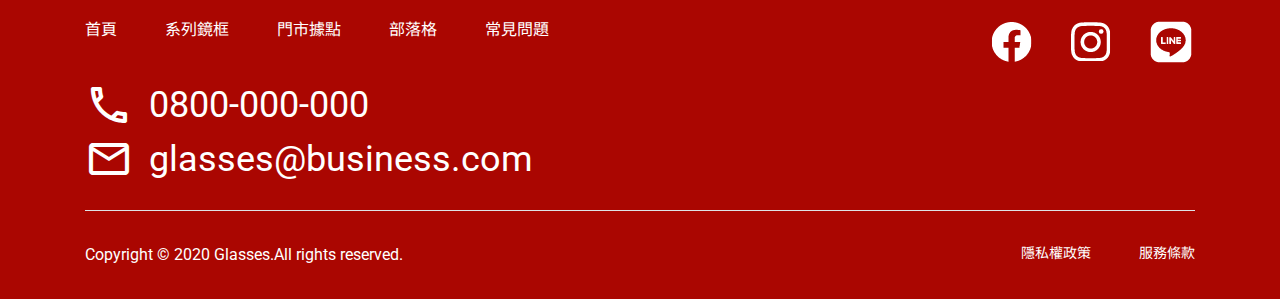
<file: store.html>
<!DOCTYPE html>
<html lang="en">

<head>
  <meta charset="UTF-8">
  <meta name="viewport" content="width=device-width, initial-scale=1.0">
  <meta http-equiv="X-UA-Compatible" content="ie=edge">
  <title>store</title>
  <link
    href="https://fonts.googleapis.com/css?family=Material+Icons|Material+Icons+Outlined|Material+Icons+Two+Tone|Material+Icons+Round|Material+Icons+Sharp"
    rel="stylesheet">
  <link rel="stylesheet" href="./assets/style/all.css">
</head>

<body>
  <header class="header bg-primary d-flex jc-between ai-center flex-sm-column">
      <a href="index.html" class="header__logo py-sm-3">
        <img class="header__image"
             src="assets/images/logo-new_工作區域 1.png" 
             alt="logo">
      </a>
      <nav class="w-sm-100">
        <ul class="d-flex fs-7 text-sm-center flex-sm-wrap">
          <li class="w-sm-50 border-sm">
            <a href="product-op.html" class="header__link text-light px-10 px-md-6 py-sm-1 px-sm-0">系列鏡框</a>
          </li>
          <li class="w-sm-50 border-sm">
            <a href="store.html" class="header__link text-light px-10 px-md-6 py-sm-1 px-sm-0">門市據點</a>
          </li>
          <li class="w-sm-50 border-sm">
            <a href="#" class="header__link text-light px-10 px-md-6 py-sm-1 px-sm-0">部落格</a>
          </li>
          <li class="w-sm-50 border-sm">
            <a href="#" class="header__link text-light pl-10 pl-md-6 py-sm-1 px-sm-0">常見問題</a>
          </li>
        </ul>
      </nav>
  </header>

  <div class="page-store">
    <div class="container container--py--xlg">
       <h2 class="page-title">
        門市據點
       </h2>
       <div class="d-flex ai-center mb-10 mb-md-7 mb-sm-6">
           <label for="city" class="mr-6 mr-sm-4">選擇地區</label>
           <select id="city" class="store-select">
               <option value="台北中山旗艦店">台北中山旗艦店</option>
               <option value="台北中山旗艦店">台北中山旗艦店</option>
               <option value="台北中山旗艦店">台北中山旗艦店</option>
           </select>
       </div>
       <ul class="row">
           <li class="col-4 col-md-6 col-sm-12 mb-10 mb-md-6 mb-sm-5">
               <img src="assets/images/workspace/locate1.jpeg"
                     alt="locate-img" 
                    class="img-cover w-100 store-img">
               <div class="title py-4 px-7 py-md-2 border">
                   <h3 class="fs-7 fs-md-8">台北中山旗艦店</h3>
               </div>
               <div class="px-7 py-5 border">
                   <ul>
                       <li class="d-flex fs-7 fs-md-9">
                            <span class="material-icons-outlined mr-2">
                                phone
                            </span>
                            電話：(02)000-1234
                       </li>
                       <li class="d-flex fs-7 fs-md-9">
                            <span class="material-icons-outlined mr-2">
                                schedule
                            </span>
                            電話：(02)000-1234
                       </li>
                       <li class="d-flex fs-7 fs-md-9">
                            <span class="material-icons-outlined mr-2">
                                place
                            </span>
                            地址：台北市中山區南京東路25巷2-1號
                       </li>
                   </ul>
               </div>
               <input type="button" class="btn btn--dark w-100" value="詳細資訊">
           </li>
           <li class="col-4 col-md-6 col-sm-12 mb-10 mb-md-6 mb-sm-5">
                <img src="assets/images/workspace/locate2.jpg" 
                        alt="locate-img" 
                        class="img-cover w-100 store-img">
                <div class="title py-4 px-7 py-md-2 border">
                    <h3 class="fs-7 fs-md-8">台北中山旗艦店</h3>
                </div>
                <div class="px-7 py-5 border">
                    <ul>
                        <li class="d-flex fs-7 fs-md-9">
                            <span class="material-icons-outlined mr-2">
                                phone
                            </span>
                            電話：(02)000-1234
                        </li>
                        <li class="d-flex fs-7 fs-md-9">
                            <span class="material-icons-outlined mr-2">
                                schedule
                            </span>
                            電話：(02)000-1234
                        </li>
                        <li class="d-flex fs-7 fs-md-9">
                            <span class="material-icons-outlined mr-2">
                                place
                            </span>
                            地址：台北市中山區南京東路25巷2-1號
                        </li>
                    </ul>
                </div>
                <input type="button" class="btn btn--dark w-100" value="詳細資訊">
           </li>
           <li class="col-4 col-md-6 col-sm-12 mb-10 mb-md-6 mb-sm-5">
                <img src="assets/images/workspace/locate3.jpg" 
                        alt="locate-img" 
                        class="img-cover w-100 store-img">
                <div class="title py-4 px-7 py-md-2 border">
                    <h3 class="fs-7 fs-md-8">台北中山旗艦店</h3>
                </div>
                <div class="px-7 py-5 border">
                    <ul>
                        <li class="d-flex fs-7 fs-md-9">
                            <span class="material-icons-outlined mr-2">
                                phone
                            </span>
                            電話：(02)000-1234
                        </li>
                        <li class="d-flex fs-7 fs-md-9">
                            <span class="material-icons-outlined mr-2">
                                schedule
                            </span>
                            電話：(02)000-1234
                        </li>
                        <li class="d-flex fs-7 fs-md-9">
                            <span class="material-icons-outlined mr-2">
                                place
                            </span>
                            地址：台北市中山區南京東路25巷2-1號
                        </li>
                    </ul>
                </div>
                <input type="button" class="btn btn--dark w-100" value="詳細資訊">
           </li>
           <li class="col-4 col-md-6 col-sm-12 mb-md-6 mb-sm-5">
                <img src="assets/images/workspace/locate4.jpg" 
                        alt="locate-img" 
                        class="img-cover w-100 store-img">
                <div class="title py-4 px-7 py-md-2 border">
                    <h3 class="fs-7 fs-md-8">台北中山旗艦店</h3>
                </div>
                <div class="px-7 py-5 border">
                    <ul>
                        <li class="d-flex fs-7 fs-md-9">
                            <span class="material-icons-outlined mr-2">
                                phone
                            </span>
                            電話：(02)000-1234
                        </li>
                        <li class="d-flex fs-7 fs-md-9">
                            <span class="material-icons-outlined mr-2">
                                schedule
                            </span>
                            電話：(02)000-1234
                        </li>
                        <li class="d-flex fs-7 fs-md-9">
                            <span class="material-icons-outlined mr-2">
                                place
                            </span>
                            地址：台北市中山區南京東路25巷2-1號
                        </li>
                    </ul>
                </div>
                <input type="button" class="btn btn--dark w-100" value="詳細資訊">
            </li>
           <li class="col-4 col-md-6 col-sm-12 mb-sm-5">
                <img src="assets/images/workspace/locate5.jpg" 
                        alt="locate-img" 
                        class="img-cover w-100 store-img">
                <div class="title py-4 px-7 py-md-2 border">
                    <h3 class="fs-7 fs-md-8">台北中山旗艦店</h3>
                </div>
                <div class="px-7 py-5 border">
                    <ul>
                        <li class="d-flex fs-7 fs-md-9">
                            <span class="material-icons-outlined mr-2">
                                phone
                            </span>
                            電話：(02)000-1234
                        </li>
                        <li class="d-flex fs-7 fs-md-9">
                            <span class="material-icons-outlined mr-2">
                                schedule
                            </span>
                            電話：(02)000-1234
                        </li>
                        <li class="d-flex fs-7 fs-md-9">
                            <span class="material-icons-outlined mr-2">
                                place
                            </span>
                            地址：台北市中山區南京東路25巷2-1號
                        </li>
                    </ul>
                </div>
                <input type="button" class="btn btn--dark w-100" value="詳細資訊">
           </li>
       </ul>
    </div>
</div>
  <footer class="footer bg-primary py-10 py-sm-7">
    <div class="container">
      <div class="d-flex jc-between pb-7 pb-md-6 pb-sm-7 mb-10 mb-md-7 mb-sm-5 border-bottom">
        <div class="text-light">
          <ul class="d-flex d-sm-none jc-between ai-center mb-11 mb-md-5">
            <li class="footer__link mr-13 mr-md-12">
              <a href="index.html">首頁</a>
            </li>
            <li class="footer__link mr-13 mr-md-12">
              <a href="product-op.html">系列鏡框</a>
            </li>
            <li class="footer__link mr-13 mr-md-12">
              <a href="store.html">門市據點</a>
            </li>
            <li class="footer__link mr-13 mr-md-12">
              <a href="#">部落格</a>
            </li>
            <li class="footer__link mr-13 mr-md-12">
              <a href="#">常見問題</a>
            </li>
          </ul>
          <ul>
            <li>
              <a href="tel:0800-000-000" 
                 class="footer__link fs-3 fs-md-7 fs-sm-8 d-flex ai-center">
                <span class="material-icons-outlined fs-2 fs-md-6 fs-sm-7 mr-5 mr-md-2 mr-sm-1">
                  phone
                </span>
                0800-000-000
              </a>
            </li>
            <li>
              <a href="mailto:glasses@business.com" 
                 class="footer__link fs-3 fs-md-7 fs-sm-8 d-flex ai-center">
                <span class="material-icons-outlined fs-2 fs-md-6 fs-sm-7 mr-5 mr-md-2 mr-sm-1">
                  email
                </span>
                glasses@business.com
              </a>
            </li>
          </ul>
        </div>
        <ul class="d-flex">
          <li>
            <a href="#">
              <img class="footer__logo"
                   src="assets/images/icons/footer-icon/ic_social_fb.png"
                   alt="logo-facebook">
            </a>
          </li>
          <li class="ml-10 ml-md-7">
            <a href="#">
              <img class="footer__logo"
                   src="assets/images/icons/footer-icon/ic_social_ig.png"
                   alt="logo-ig">
            </a>
          </li>
          <li class="ml-10 ml-md-7">
            <a href="#">
              <img class="footer__logo"
                   src="assets/images/icons/footer-icon/ic_social_line.png"
                   alt="logo-line">
            </a>
          </li>
        </ul>
      </div>
      <div class="text-light d-flex jc-between flex-sm-column">
        <p class="mb-sm-2 fs-sm-9">Copyright © 2020 Glasses.All rights reserved.</p>
        <ul class="fs-9 d-flex flex-sm-column">
          <li class="mb-sm-2">
            <a href="#" class="footer__link">隱私權政策</a>
          </li>
          <li class="ml-13 ml-md-7 ml-sm-0">
            <a href="#" class="footer__link">服務條款</a>
          </li>
        </ul>
      </div>
    </div>
  </footer>
  <script src="./assets/js/vendors.js"></script>
  <script src="./assets/js/all.js"></script>
</body>

</html>
</file>
<file: assets/style/all.css>
/* http://meyerweb.com/eric/tools/css/reset/ 
   v2.0 | 20110126
   License: none (public domain)
*/
@import url("https://fonts.googleapis.com/css2?family=Noto+Sans+TC:wght@400;500;700&family=Roboto:ital,wght@0,400;0,500;0,700;1,900&display=swap");
html, body, div, span, applet, object, iframe,
h1, h2, h3, h4, h5, h6, p, blockquote, pre,
a, abbr, acronym, address, big, cite, code,
del, dfn, em, img, ins, kbd, q, s, samp,
small, strike, strong, sub, sup, tt, var,
b, u, i, center,
dl, dt, dd, ol, ul, li,
fieldset, form, label, legend,
table, caption, tbody, tfoot, thead, tr, th, td,
article, aside, canvas, details, embed,
figure, figcaption, footer, header, hgroup,
menu, nav, output, ruby, section, summary,
time, mark, audio, video {
  margin: 0;
  padding: 0;
  border: 0;
  font-size: 100%;
  font: inherit;
  vertical-align: baseline; }

/* HTML5 display-role reset for older browsers */
article, aside, details, figcaption, figure,
footer, header, hgroup, menu, nav, section {
  display: block; }

body {
  line-height: 1; }

ol, ul {
  list-style: none; }

blockquote, q {
  quotes: none; }

blockquote:before, blockquote:after,
q:before, q:after {
  content: '';
  content: none; }

table {
  border-collapse: collapse;
  border-spacing: 0; }

img {
  max-width: 100%;
  height: auto;
  vertical-align: middle; }

*, *::before, *::after {
  -webkit-box-sizing: border-box;
          box-sizing: border-box;
  list-style: none; }

.container {
  max-width: 1140px;
  margin-left: auto;
  margin-right: auto;
  padding-left: 15px;
  padding-right: 15px; }
  @media (max-width: 768px) {
    .container {
      max-width: 720px; } }
  @media (max-width: 568px) {
    .container {
      max-width: 375px; } }
  .container--py {
    padding-top: 60px;
    padding-bottom: 80px; }
    @media (max-width: 768px) {
      .container--py {
        padding-top: 40px;
        padding-bottom: 56px; } }
    @media (max-width: 568px) {
      .container--py {
        padding-top: 32px;
        padding-bottom: 40px; } }
  .container--py--lg {
    padding-top: 80px;
    padding-bottom: 160px; }
    @media (max-width: 768px) {
      .container--py--lg {
        padding-top: 56px;
        padding-bottom: 96px; } }
    @media (max-width: 568px) {
      .container--py--lg {
        padding-top: 32px;
        padding-bottom: 56px; } }
  .container--py--xlg {
    padding-top: 96px;
    padding-bottom: 160px; }
    @media (max-width: 768px) {
      .container--py--xlg {
        padding-top: 60px;
        padding-bottom: 96px; } }
    @media (max-width: 568px) {
      .container--py--xlg {
        padding-top: 28px;
        padding-bottom: 56px; } }

.container-fluid {
  width: 100%;
  margin-left: auto;
  margin-right: auto;
  padding-left: 15px;
  padding-right: 15px; }

.row {
  display: -webkit-box;
  display: -ms-flexbox;
  display: flex;
  -ms-flex-wrap: wrap;
      flex-wrap: wrap;
  margin-left: -15px;
  margin-right: -15px; }

.no-gutters {
  margin-left: 0px;
  margin-right: 0px; }
  .no-gutters > [class*='col-'] {
    padding-left: 0px;
    padding-right: 0px; }

.col-1 {
  max-width: 8.33333%;
  -webkit-box-flex: 0;
      -ms-flex: 0 0 8.33333%;
          flex: 0 0 8.33333%;
  padding-left: 15px;
  padding-right: 15px; }

.col-2 {
  max-width: 16.66667%;
  -webkit-box-flex: 0;
      -ms-flex: 0 0 16.66667%;
          flex: 0 0 16.66667%;
  padding-left: 15px;
  padding-right: 15px; }

.col-3 {
  max-width: 25%;
  -webkit-box-flex: 0;
      -ms-flex: 0 0 25%;
          flex: 0 0 25%;
  padding-left: 15px;
  padding-right: 15px; }

.col-4 {
  max-width: 33.33333%;
  -webkit-box-flex: 0;
      -ms-flex: 0 0 33.33333%;
          flex: 0 0 33.33333%;
  padding-left: 15px;
  padding-right: 15px; }

.col-5 {
  max-width: 41.66667%;
  -webkit-box-flex: 0;
      -ms-flex: 0 0 41.66667%;
          flex: 0 0 41.66667%;
  padding-left: 15px;
  padding-right: 15px; }

.col-6 {
  max-width: 50%;
  -webkit-box-flex: 0;
      -ms-flex: 0 0 50%;
          flex: 0 0 50%;
  padding-left: 15px;
  padding-right: 15px; }

.col-7 {
  max-width: 58.33333%;
  -webkit-box-flex: 0;
      -ms-flex: 0 0 58.33333%;
          flex: 0 0 58.33333%;
  padding-left: 15px;
  padding-right: 15px; }

.col-8 {
  max-width: 66.66667%;
  -webkit-box-flex: 0;
      -ms-flex: 0 0 66.66667%;
          flex: 0 0 66.66667%;
  padding-left: 15px;
  padding-right: 15px; }

.col-9 {
  max-width: 75%;
  -webkit-box-flex: 0;
      -ms-flex: 0 0 75%;
          flex: 0 0 75%;
  padding-left: 15px;
  padding-right: 15px; }

.col-10 {
  max-width: 83.33333%;
  -webkit-box-flex: 0;
      -ms-flex: 0 0 83.33333%;
          flex: 0 0 83.33333%;
  padding-left: 15px;
  padding-right: 15px; }

.col-11 {
  max-width: 91.66667%;
  -webkit-box-flex: 0;
      -ms-flex: 0 0 91.66667%;
          flex: 0 0 91.66667%;
  padding-left: 15px;
  padding-right: 15px; }

.col-12 {
  max-width: 100%;
  -webkit-box-flex: 0;
      -ms-flex: 0 0 100%;
          flex: 0 0 100%;
  padding-left: 15px;
  padding-right: 15px; }

@media screen and (max-width: 992px) {
  .col-lg-1 {
    max-width: 8.33333%;
    -webkit-box-flex: 0;
        -ms-flex: 0 0 8.33333%;
            flex: 0 0 8.33333%; }
  .col-lg-2 {
    max-width: 16.66667%;
    -webkit-box-flex: 0;
        -ms-flex: 0 0 16.66667%;
            flex: 0 0 16.66667%; }
  .col-lg-3 {
    max-width: 25%;
    -webkit-box-flex: 0;
        -ms-flex: 0 0 25%;
            flex: 0 0 25%; }
  .col-lg-4 {
    max-width: 33.33333%;
    -webkit-box-flex: 0;
        -ms-flex: 0 0 33.33333%;
            flex: 0 0 33.33333%; }
  .col-lg-5 {
    max-width: 41.66667%;
    -webkit-box-flex: 0;
        -ms-flex: 0 0 41.66667%;
            flex: 0 0 41.66667%; }
  .col-lg-6 {
    max-width: 50%;
    -webkit-box-flex: 0;
        -ms-flex: 0 0 50%;
            flex: 0 0 50%; }
  .col-lg-7 {
    max-width: 58.33333%;
    -webkit-box-flex: 0;
        -ms-flex: 0 0 58.33333%;
            flex: 0 0 58.33333%; }
  .col-lg-8 {
    max-width: 66.66667%;
    -webkit-box-flex: 0;
        -ms-flex: 0 0 66.66667%;
            flex: 0 0 66.66667%; }
  .col-lg-9 {
    max-width: 75%;
    -webkit-box-flex: 0;
        -ms-flex: 0 0 75%;
            flex: 0 0 75%; }
  .col-lg-10 {
    max-width: 83.33333%;
    -webkit-box-flex: 0;
        -ms-flex: 0 0 83.33333%;
            flex: 0 0 83.33333%; }
  .col-lg-11 {
    max-width: 91.66667%;
    -webkit-box-flex: 0;
        -ms-flex: 0 0 91.66667%;
            flex: 0 0 91.66667%; }
  .col-lg-12 {
    max-width: 100%;
    -webkit-box-flex: 0;
        -ms-flex: 0 0 100%;
            flex: 0 0 100%; } }

@media screen and (max-width: 768px) {
  .col-md-1 {
    max-width: 8.33333%;
    -webkit-box-flex: 0;
        -ms-flex: 0 0 8.33333%;
            flex: 0 0 8.33333%; }
  .col-md-2 {
    max-width: 16.66667%;
    -webkit-box-flex: 0;
        -ms-flex: 0 0 16.66667%;
            flex: 0 0 16.66667%; }
  .col-md-3 {
    max-width: 25%;
    -webkit-box-flex: 0;
        -ms-flex: 0 0 25%;
            flex: 0 0 25%; }
  .col-md-4 {
    max-width: 33.33333%;
    -webkit-box-flex: 0;
        -ms-flex: 0 0 33.33333%;
            flex: 0 0 33.33333%; }
  .col-md-5 {
    max-width: 41.66667%;
    -webkit-box-flex: 0;
        -ms-flex: 0 0 41.66667%;
            flex: 0 0 41.66667%; }
  .col-md-6 {
    max-width: 50%;
    -webkit-box-flex: 0;
        -ms-flex: 0 0 50%;
            flex: 0 0 50%; }
  .col-md-7 {
    max-width: 58.33333%;
    -webkit-box-flex: 0;
        -ms-flex: 0 0 58.33333%;
            flex: 0 0 58.33333%; }
  .col-md-8 {
    max-width: 66.66667%;
    -webkit-box-flex: 0;
        -ms-flex: 0 0 66.66667%;
            flex: 0 0 66.66667%; }
  .col-md-9 {
    max-width: 75%;
    -webkit-box-flex: 0;
        -ms-flex: 0 0 75%;
            flex: 0 0 75%; }
  .col-md-10 {
    max-width: 83.33333%;
    -webkit-box-flex: 0;
        -ms-flex: 0 0 83.33333%;
            flex: 0 0 83.33333%; }
  .col-md-11 {
    max-width: 91.66667%;
    -webkit-box-flex: 0;
        -ms-flex: 0 0 91.66667%;
            flex: 0 0 91.66667%; }
  .col-md-12 {
    max-width: 100%;
    -webkit-box-flex: 0;
        -ms-flex: 0 0 100%;
            flex: 0 0 100%; } }

@media screen and (max-width: 568px) {
  .col-sm-1 {
    max-width: 8.33333%;
    -webkit-box-flex: 0;
        -ms-flex: 0 0 8.33333%;
            flex: 0 0 8.33333%; }
  .col-sm-2 {
    max-width: 16.66667%;
    -webkit-box-flex: 0;
        -ms-flex: 0 0 16.66667%;
            flex: 0 0 16.66667%; }
  .col-sm-3 {
    max-width: 25%;
    -webkit-box-flex: 0;
        -ms-flex: 0 0 25%;
            flex: 0 0 25%; }
  .col-sm-4 {
    max-width: 33.33333%;
    -webkit-box-flex: 0;
        -ms-flex: 0 0 33.33333%;
            flex: 0 0 33.33333%; }
  .col-sm-5 {
    max-width: 41.66667%;
    -webkit-box-flex: 0;
        -ms-flex: 0 0 41.66667%;
            flex: 0 0 41.66667%; }
  .col-sm-6 {
    max-width: 50%;
    -webkit-box-flex: 0;
        -ms-flex: 0 0 50%;
            flex: 0 0 50%; }
  .col-sm-7 {
    max-width: 58.33333%;
    -webkit-box-flex: 0;
        -ms-flex: 0 0 58.33333%;
            flex: 0 0 58.33333%; }
  .col-sm-8 {
    max-width: 66.66667%;
    -webkit-box-flex: 0;
        -ms-flex: 0 0 66.66667%;
            flex: 0 0 66.66667%; }
  .col-sm-9 {
    max-width: 75%;
    -webkit-box-flex: 0;
        -ms-flex: 0 0 75%;
            flex: 0 0 75%; }
  .col-sm-10 {
    max-width: 83.33333%;
    -webkit-box-flex: 0;
        -ms-flex: 0 0 83.33333%;
            flex: 0 0 83.33333%; }
  .col-sm-11 {
    max-width: 91.66667%;
    -webkit-box-flex: 0;
        -ms-flex: 0 0 91.66667%;
            flex: 0 0 91.66667%; }
  .col-sm-12 {
    max-width: 100%;
    -webkit-box-flex: 0;
        -ms-flex: 0 0 100%;
            flex: 0 0 100%; } }

.bg-cover {
  background-position: center;
  background-repeat: no-repeat;
  background-size: cover; }

.img-cover {
  -o-object-fit: cover;
     object-fit: cover; }

.text-hide {
  white-space: nowrap;
  text-indent: 101%;
  overflow: hidden; }

.page-title {
  font-size: 48px;
  padding-left: 1rem;
  border-left: 8px solid #AA0601;
  font-weight: bold;
  margin-bottom: 60px; }
  @media (max-width: 768px) {
    .page-title {
      margin-bottom: 40px; } }
  @media (max-width: 568px) {
    .page-title {
      font-size: 24px; } }

body {
  font-family: "Roboto", sans-serif, Noto Sans TC, sans-serif, -apple-system, BlinkMacSystemFont, "Segoe UI", Roboto, Oxygen, Ubuntu, Cantarell, "Open Sans", "Helvetica Neue", sans-serif;
  color: #000000;
  line-height: 1.5; }

a {
  text-decoration: none;
  display: block;
  color: inherit; }

.header {
  padding: 1.875rem 5.5rem; }
  @media (max-width: 768px) {
    .header {
      padding: 1.875rem 2.4375rem; } }
  @media (max-width: 568px) {
    .header {
      padding: 0; } }
  .header__image {
    width: 80px;
    height: 48px; }
    @media (max-width: 568px) {
      .header__image {
        width: 48px;
        height: 30px; } }
  .header__link:hover {
    color: #ffc852; }

.footer__logo {
  width: 48px;
  height: 48px; }
  @media (max-width: 768px) {
    .footer__logo {
      width: 24px;
      height: 24px; } }

.footer__link:hover {
  color: #ffc852; }

.btn {
  font-family: inherit;
  outline: none;
  border: none;
  text-decoration: none;
  text-align: center;
  cursor: pointer;
  display: block;
  color: #fff;
  font-size: 1rem;
  padding: 1em 2em;
  -webkit-transition: background-color .3s ease-in-out;
  -o-transition: background-color .3s ease-in-out;
  transition: background-color .3s ease-in-out; }
  .btn--primary {
    background-color: #AA0601; }
    .btn--primary:hover {
      background-color: #650300; }
  .btn--outline--primary {
    background-color: transparent;
    color: #AA0601;
    border: 1px solid #AA0601; }
    .btn--outline--primary:hover {
      background-color: #AA0601;
      color: #fff; }
  .btn--dark {
    border: 1px solid #DEE2E6;
    color: #fff;
    background-color: #000000; }
    .btn--dark:hover {
      background-color: #650300; }
  .btn--disabled {
    border: 1px solid #707070;
    color: #707070;
    pointer-events: none;
    background-color: #fff; }
  .btn--full {
    padding: 1rem 0;
    width: 100%; }

.button-group {
  display: -webkit-box;
  display: -ms-flexbox;
  display: flex; }
  .button-group .btn + .btn {
    margin-left: 1rem; }

.pagination__list {
  display: -webkit-box;
  display: -ms-flexbox;
  display: flex; }

.pagination .page-link {
  padding: 0.75em 1em;
  border: 1px solid #555; }
  @media (max-width: 568px) {
    .pagination .page-link {
      font-size: 1rem;
      padding: 0.625em 0.75em; } }

.pagination .page-link:hover,
.pagination .page-link.active {
  background-color: #000000;
  color: #fff; }

.page-index .jumbotron {
  background-image: url("../images/people/index-jumbotron.jpg");
  height: 840px; }
  @media (max-width: 568px) {
    .page-index .jumbotron {
      height: 394px; } }

.page-index .specialty__icon {
  font-size: 100px;
  display: block; }

@media (max-width: 768px) {
  .page-index .series__image {
    height: 168px; } }

@media (max-width: 568px) {
  .page-index .series__image {
    height: 134px; } }

.page-index .co-brand {
  background-image: url("../images/people/red-bg.jpg"); }
  .page-index .co-brand__image {
    height: 455px; }
    @media (max-width: 768px) {
      .page-index .co-brand__image {
        height: 278px; } }
    @media (max-width: 568px) {
      .page-index .co-brand__image {
        height: 291px; } }
    .page-index .co-brand__image.img-1 {
      background-image: url("../images/people/coBrand-1.jpg"); }
    .page-index .co-brand__image.img-2 {
      background-image: url("../images/glassess/coBrand-2.jpg"); }
  .page-index .co-brand__text {
    background-color: rgba(255, 255, 255, 0.5); }

.page-index .recommend__image {
  height: 256px; }

.page-index .recommend__text {
  min-height: 204px; }

.page-index .contact__input {
  background: transparent;
  padding: 0.75em 1em; }
  @media (max-width: 768px) {
    .page-index .contact__input {
      padding: 0.5em 0.75em; } }

.page-product-op .product-nav__item.active {
  border-bottom: 8px solid #AA0601; }

.page-product-op .product-bg__image {
  height: 304px; }
  @media (max-width: 568px) {
    .page-product-op .product-bg__image {
      height: 148px; } }

.page-product-op .product-subtitle {
  font-size: 42px; }
  @media (max-width: 768px) {
    .page-product-op .product-subtitle {
      font-size: 32px; } }
  @media (max-width: 568px) {
    .page-product-op .product-subtitle {
      font-size: 20px; } }

.page-product-op .product-list__image {
  height: 164px; }
  @media (max-width: 568px) {
    .page-product-op .product-list__image {
      height: 166px; } }

.page-product-op .product-list__cube {
  width: 24px;
  height: 24px; }
  @media (max-width: 568px) {
    .page-product-op .product-list__cube {
      width: 16px;
      height: 16px; } }

.page-product-op .product-list__item {
  margin-bottom: 104px; }
  @media (max-width: 768px) {
    .page-product-op .product-list__item {
      margin-bottom: 72px; } }
  @media (max-width: 568px) {
    .page-product-op .product-list__item {
      margin-bottom: 32px; } }

.page-product-op .pagination {
  font-size: 18px; }

.page-store .store-select {
  width: 29.189%;
  font-size: 18px;
  padding: 0.5em 1em; }
  @media (max-width: 768px) {
    .page-store .store-select {
      width: 34.347%; } }
  @media (max-width: 568px) {
    .page-store .store-select {
      -webkit-box-flex: 1;
          -ms-flex-positive: 1;
              flex-grow: 1;
      font-size: 16px; } }

.page-store .store-img {
  height: 224px; }
  @media (max-width: 768px) {
    .page-store .store-img {
      height: 164px; } }

.text-primary {
  color: #AA0601; }

.bg-primary {
  background-color: #AA0601; }

.text-primary-dark {
  color: #650300; }

.bg-primary-dark {
  background-color: #650300; }

.text-brown {
  color: #B75929; }

.bg-brown {
  background-color: #B75929; }

.text-brown-dark {
  color: #5F3E2D; }

.bg-brown-dark {
  background-color: #5F3E2D; }

.text-light {
  color: #fff; }

.bg-light {
  background-color: #fff; }

.text-milk {
  color: #FBF2F2; }

.bg-milk {
  background-color: #FBF2F2; }

.text-gray-100 {
  color: #F2F2F2; }

.bg-gray-100 {
  background-color: #F2F2F2; }

.text-gray-200 {
  color: #DEE2E6; }

.bg-gray-200 {
  background-color: #DEE2E6; }

.text-gray-300 {
  color: #DCDCDC; }

.bg-gray-300 {
  background-color: #DCDCDC; }

.text-gray-400 {
  color: #707070; }

.bg-gray-400 {
  background-color: #707070; }

.text-gray-500 {
  color: #212529; }

.bg-gray-500 {
  background-color: #212529; }

.text-dark {
  color: #000000; }

.bg-dark {
  background-color: #000000; }

.opacity-0 {
  opacity: 0; }

.opacity-25 {
  opacity: 0.25; }

.opacity-50 {
  opacity: 0.5; }

.opacity-75 {
  opacity: 0.75; }

.opacity-100 {
  opacity: 1; }

@media (max-width: 992px) {
  .opacity-lg-0 {
    opacity: 0; }
  .opacity-lg-25 {
    opacity: 0.25; }
  .opacity-lg-50 {
    opacity: 0.5; }
  .opacity-lg-75 {
    opacity: 0.75; }
  .opacity-lg-100 {
    opacity: 1; } }

@media (max-width: 768px) {
  .opacity-md-0 {
    opacity: 0; }
  .opacity-md-25 {
    opacity: 0.25; }
  .opacity-md-50 {
    opacity: 0.5; }
  .opacity-md-75 {
    opacity: 0.75; }
  .opacity-md-100 {
    opacity: 1; } }

@media (max-width: 568px) {
  .opacity-sm-0 {
    opacity: 0; }
  .opacity-sm-25 {
    opacity: 0.25; }
  .opacity-sm-50 {
    opacity: 0.5; }
  .opacity-sm-75 {
    opacity: 0.75; }
  .opacity-sm-100 {
    opacity: 1; } }

.d-flex {
  display: -webkit-box;
  display: -ms-flexbox;
  display: flex; }

.d-inline-flex {
  display: -webkit-inline-box;
  display: -ms-inline-flexbox;
  display: inline-flex; }

.d-block {
  display: block; }

.d-inline {
  display: inline; }

.d-table {
  display: table; }

.d-none {
  display: none; }

@media (max-width: 992px) {
  .d-lg-flex {
    display: -webkit-box;
    display: -ms-flexbox;
    display: flex; }
  .d-lg-inline-flex {
    display: -webkit-inline-box;
    display: -ms-inline-flexbox;
    display: inline-flex; }
  .d-lg-block {
    display: block; }
  .d-lg-inline {
    display: inline; }
  .d-lg-table {
    display: table; }
  .d-lg-none {
    display: none; } }

@media (max-width: 768px) {
  .d-md-flex {
    display: -webkit-box;
    display: -ms-flexbox;
    display: flex; }
  .d-md-inline-flex {
    display: -webkit-inline-box;
    display: -ms-inline-flexbox;
    display: inline-flex; }
  .d-md-block {
    display: block; }
  .d-md-inline {
    display: inline; }
  .d-md-table {
    display: table; }
  .d-md-none {
    display: none; } }

@media (max-width: 568px) {
  .d-sm-flex {
    display: -webkit-box;
    display: -ms-flexbox;
    display: flex; }
  .d-sm-inline-flex {
    display: -webkit-inline-box;
    display: -ms-inline-flexbox;
    display: inline-flex; }
  .d-sm-block {
    display: block; }
  .d-sm-inline {
    display: inline; }
  .d-sm-table {
    display: table; }
  .d-sm-none {
    display: none; } }

.flex-row {
  -webkit-box-orient: horizontal;
  -webkit-box-direction: normal;
      -ms-flex-direction: row;
          flex-direction: row; }

.flex-row-reverse {
  -webkit-box-orient: horizontal;
  -webkit-box-direction: reverse;
      -ms-flex-direction: row-reverse;
          flex-direction: row-reverse; }

.flex-column {
  -webkit-box-orient: vertical;
  -webkit-box-direction: normal;
      -ms-flex-direction: column;
          flex-direction: column; }

.flex-column-reverse {
  -webkit-box-orient: vertical;
  -webkit-box-direction: reverse;
      -ms-flex-direction: column-reverse;
          flex-direction: column-reverse; }

@media (max-width: 992px) {
  .flex-lg-row {
    -webkit-box-orient: horizontal;
    -webkit-box-direction: normal;
        -ms-flex-direction: row;
            flex-direction: row; }
  .flex-lg-row-reverse {
    -webkit-box-orient: horizontal;
    -webkit-box-direction: reverse;
        -ms-flex-direction: row-reverse;
            flex-direction: row-reverse; }
  .flex-lg-column {
    -webkit-box-orient: vertical;
    -webkit-box-direction: normal;
        -ms-flex-direction: column;
            flex-direction: column; }
  .flex-lg-column-reverse {
    -webkit-box-orient: vertical;
    -webkit-box-direction: reverse;
        -ms-flex-direction: column-reverse;
            flex-direction: column-reverse; } }

@media (max-width: 768px) {
  .flex-md-row {
    -webkit-box-orient: horizontal;
    -webkit-box-direction: normal;
        -ms-flex-direction: row;
            flex-direction: row; }
  .flex-md-row-reverse {
    -webkit-box-orient: horizontal;
    -webkit-box-direction: reverse;
        -ms-flex-direction: row-reverse;
            flex-direction: row-reverse; }
  .flex-md-column {
    -webkit-box-orient: vertical;
    -webkit-box-direction: normal;
        -ms-flex-direction: column;
            flex-direction: column; }
  .flex-md-column-reverse {
    -webkit-box-orient: vertical;
    -webkit-box-direction: reverse;
        -ms-flex-direction: column-reverse;
            flex-direction: column-reverse; } }

@media (max-width: 568px) {
  .flex-sm-row {
    -webkit-box-orient: horizontal;
    -webkit-box-direction: normal;
        -ms-flex-direction: row;
            flex-direction: row; }
  .flex-sm-row-reverse {
    -webkit-box-orient: horizontal;
    -webkit-box-direction: reverse;
        -ms-flex-direction: row-reverse;
            flex-direction: row-reverse; }
  .flex-sm-column {
    -webkit-box-orient: vertical;
    -webkit-box-direction: normal;
        -ms-flex-direction: column;
            flex-direction: column; }
  .flex-sm-column-reverse {
    -webkit-box-orient: vertical;
    -webkit-box-direction: reverse;
        -ms-flex-direction: column-reverse;
            flex-direction: column-reverse; } }

.flex-wrap {
  -ms-flex-wrap: wrap;
      flex-wrap: wrap; }

.flex-nowrap {
  -ms-flex-wrap: nowrap;
      flex-wrap: nowrap; }

@media (max-width: 992px) {
  .flex-lg-wrap {
    -ms-flex-wrap: wrap;
        flex-wrap: wrap; }
  .flex-lg-nowrap {
    -ms-flex-wrap: nowrap;
        flex-wrap: nowrap; } }

@media (max-width: 768px) {
  .flex-md-wrap {
    -ms-flex-wrap: wrap;
        flex-wrap: wrap; }
  .flex-md-nowrap {
    -ms-flex-wrap: nowrap;
        flex-wrap: nowrap; } }

@media (max-width: 568px) {
  .flex-sm-wrap {
    -ms-flex-wrap: wrap;
        flex-wrap: wrap; }
  .flex-sm-nowrap {
    -ms-flex-wrap: nowrap;
        flex-wrap: nowrap; } }

.jc-start {
  -webkit-box-pack: start;
      -ms-flex-pack: start;
          justify-content: flex-start; }

.jc-end {
  -webkit-box-pack: end;
      -ms-flex-pack: end;
          justify-content: flex-end; }

.jc-center {
  -webkit-box-pack: center;
      -ms-flex-pack: center;
          justify-content: center; }

.jc-between {
  -webkit-box-pack: justify;
      -ms-flex-pack: justify;
          justify-content: space-between; }

.jc-around {
  -ms-flex-pack: distribute;
      justify-content: space-around; }

.jc-evenly {
  -webkit-box-pack: space-evenly;
      -ms-flex-pack: space-evenly;
          justify-content: space-evenly; }

.ai-start {
  -webkit-box-align: start;
      -ms-flex-align: start;
          align-items: flex-start; }

.ai-end {
  -webkit-box-align: end;
      -ms-flex-align: end;
          align-items: flex-end; }

.ai-center {
  -webkit-box-align: center;
      -ms-flex-align: center;
          align-items: center; }

.ai-baseline {
  -webkit-box-align: baseline;
      -ms-flex-align: baseline;
          align-items: baseline; }

.ai-stretch {
  -webkit-box-align: stretch;
      -ms-flex-align: stretch;
          align-items: stretch; }

@media (max-width: 992px) {
  .jc-lg-start {
    -webkit-box-pack: start;
        -ms-flex-pack: start;
            justify-content: flex-start; }
  .jc-lg-end {
    -webkit-box-pack: end;
        -ms-flex-pack: end;
            justify-content: flex-end; }
  .jc-lg-center {
    -webkit-box-pack: center;
        -ms-flex-pack: center;
            justify-content: center; }
  .jc-lg-between {
    -webkit-box-pack: justify;
        -ms-flex-pack: justify;
            justify-content: space-between; }
  .jc-lg-around {
    -ms-flex-pack: distribute;
        justify-content: space-around; }
  .jc-lg-evenly {
    -webkit-box-pack: space-evenly;
        -ms-flex-pack: space-evenly;
            justify-content: space-evenly; }
  .ai-lg-start {
    -webkit-box-align: start;
        -ms-flex-align: start;
            align-items: flex-start; }
  .ai-lg-end {
    -webkit-box-align: end;
        -ms-flex-align: end;
            align-items: flex-end; }
  .ai-lg-center {
    -webkit-box-align: center;
        -ms-flex-align: center;
            align-items: center; }
  .ai-lg-baseline {
    -webkit-box-align: baseline;
        -ms-flex-align: baseline;
            align-items: baseline; }
  .ai-lg-stretch {
    -webkit-box-align: stretch;
        -ms-flex-align: stretch;
            align-items: stretch; } }

@media (max-width: 768px) {
  .jc-md-start {
    -webkit-box-pack: start;
        -ms-flex-pack: start;
            justify-content: flex-start; }
  .jc-md-end {
    -webkit-box-pack: end;
        -ms-flex-pack: end;
            justify-content: flex-end; }
  .jc-md-center {
    -webkit-box-pack: center;
        -ms-flex-pack: center;
            justify-content: center; }
  .jc-md-between {
    -webkit-box-pack: justify;
        -ms-flex-pack: justify;
            justify-content: space-between; }
  .jc-md-around {
    -ms-flex-pack: distribute;
        justify-content: space-around; }
  .jc-md-evenly {
    -webkit-box-pack: space-evenly;
        -ms-flex-pack: space-evenly;
            justify-content: space-evenly; }
  .ai-md-start {
    -webkit-box-align: start;
        -ms-flex-align: start;
            align-items: flex-start; }
  .ai-md-end {
    -webkit-box-align: end;
        -ms-flex-align: end;
            align-items: flex-end; }
  .ai-md-center {
    -webkit-box-align: center;
        -ms-flex-align: center;
            align-items: center; }
  .ai-md-baseline {
    -webkit-box-align: baseline;
        -ms-flex-align: baseline;
            align-items: baseline; }
  .ai-md-stretch {
    -webkit-box-align: stretch;
        -ms-flex-align: stretch;
            align-items: stretch; } }

@media (max-width: 568px) {
  .jc-sm-start {
    -webkit-box-pack: start;
        -ms-flex-pack: start;
            justify-content: flex-start; }
  .jc-sm-end {
    -webkit-box-pack: end;
        -ms-flex-pack: end;
            justify-content: flex-end; }
  .jc-sm-center {
    -webkit-box-pack: center;
        -ms-flex-pack: center;
            justify-content: center; }
  .jc-sm-between {
    -webkit-box-pack: justify;
        -ms-flex-pack: justify;
            justify-content: space-between; }
  .jc-sm-around {
    -ms-flex-pack: distribute;
        justify-content: space-around; }
  .jc-sm-evenly {
    -webkit-box-pack: space-evenly;
        -ms-flex-pack: space-evenly;
            justify-content: space-evenly; }
  .ai-sm-start {
    -webkit-box-align: start;
        -ms-flex-align: start;
            align-items: flex-start; }
  .ai-sm-end {
    -webkit-box-align: end;
        -ms-flex-align: end;
            align-items: flex-end; }
  .ai-sm-center {
    -webkit-box-align: center;
        -ms-flex-align: center;
            align-items: center; }
  .ai-sm-baseline {
    -webkit-box-align: baseline;
        -ms-flex-align: baseline;
            align-items: baseline; }
  .ai-sm-stretch {
    -webkit-box-align: stretch;
        -ms-flex-align: stretch;
            align-items: stretch; } }

.m-auto {
  margin: auto; }

.m-0 {
  margin: 0; }

.m-1 {
  margin: 0.25rem; }

.m-2 {
  margin: 0.5rem; }

.m-3 {
  margin: 0.625rem; }

.m-4 {
  margin: 0.75rem; }

.m-5 {
  margin: 1rem; }

.m-6 {
  margin: 1.25rem; }

.m-7 {
  margin: 1.5rem; }

.m-8 {
  margin: 1.75rem; }

.m-9 {
  margin: 1.875rem; }

.m-10 {
  margin: 2rem; }

.m-11 {
  margin: 2.25rem; }

.m-12 {
  margin: 2.5rem; }

.m-13 {
  margin: 3rem; }

.m-14 {
  margin: 3.5rem; }

.m-15 {
  margin: 4rem; }

.mt-auto {
  margin-top: auto; }

.mt-0 {
  margin-top: 0; }

.mt-1 {
  margin-top: 0.25rem; }

.mt-2 {
  margin-top: 0.5rem; }

.mt-3 {
  margin-top: 0.625rem; }

.mt-4 {
  margin-top: 0.75rem; }

.mt-5 {
  margin-top: 1rem; }

.mt-6 {
  margin-top: 1.25rem; }

.mt-7 {
  margin-top: 1.5rem; }

.mt-8 {
  margin-top: 1.75rem; }

.mt-9 {
  margin-top: 1.875rem; }

.mt-10 {
  margin-top: 2rem; }

.mt-11 {
  margin-top: 2.25rem; }

.mt-12 {
  margin-top: 2.5rem; }

.mt-13 {
  margin-top: 3rem; }

.mt-14 {
  margin-top: 3.5rem; }

.mt-15 {
  margin-top: 4rem; }

.mb-auto {
  margin-bottom: auto; }

.mb-0 {
  margin-bottom: 0; }

.mb-1 {
  margin-bottom: 0.25rem; }

.mb-2 {
  margin-bottom: 0.5rem; }

.mb-3 {
  margin-bottom: 0.625rem; }

.mb-4 {
  margin-bottom: 0.75rem; }

.mb-5 {
  margin-bottom: 1rem; }

.mb-6 {
  margin-bottom: 1.25rem; }

.mb-7 {
  margin-bottom: 1.5rem; }

.mb-8 {
  margin-bottom: 1.75rem; }

.mb-9 {
  margin-bottom: 1.875rem; }

.mb-10 {
  margin-bottom: 2rem; }

.mb-11 {
  margin-bottom: 2.25rem; }

.mb-12 {
  margin-bottom: 2.5rem; }

.mb-13 {
  margin-bottom: 3rem; }

.mb-14 {
  margin-bottom: 3.5rem; }

.mb-15 {
  margin-bottom: 4rem; }

.ml-auto {
  margin-left: auto; }

.ml-0 {
  margin-left: 0; }

.ml-1 {
  margin-left: 0.25rem; }

.ml-2 {
  margin-left: 0.5rem; }

.ml-3 {
  margin-left: 0.625rem; }

.ml-4 {
  margin-left: 0.75rem; }

.ml-5 {
  margin-left: 1rem; }

.ml-6 {
  margin-left: 1.25rem; }

.ml-7 {
  margin-left: 1.5rem; }

.ml-8 {
  margin-left: 1.75rem; }

.ml-9 {
  margin-left: 1.875rem; }

.ml-10 {
  margin-left: 2rem; }

.ml-11 {
  margin-left: 2.25rem; }

.ml-12 {
  margin-left: 2.5rem; }

.ml-13 {
  margin-left: 3rem; }

.ml-14 {
  margin-left: 3.5rem; }

.ml-15 {
  margin-left: 4rem; }

.mr-auto {
  margin-right: auto; }

.mr-0 {
  margin-right: 0; }

.mr-1 {
  margin-right: 0.25rem; }

.mr-2 {
  margin-right: 0.5rem; }

.mr-3 {
  margin-right: 0.625rem; }

.mr-4 {
  margin-right: 0.75rem; }

.mr-5 {
  margin-right: 1rem; }

.mr-6 {
  margin-right: 1.25rem; }

.mr-7 {
  margin-right: 1.5rem; }

.mr-8 {
  margin-right: 1.75rem; }

.mr-9 {
  margin-right: 1.875rem; }

.mr-10 {
  margin-right: 2rem; }

.mr-11 {
  margin-right: 2.25rem; }

.mr-12 {
  margin-right: 2.5rem; }

.mr-13 {
  margin-right: 3rem; }

.mr-14 {
  margin-right: 3.5rem; }

.mr-15 {
  margin-right: 4rem; }

.mx-auto {
  margin-right: auto;
  margin-left: auto; }

.mx-0 {
  margin-right: 0;
  margin-left: 0; }

.mx-1 {
  margin-right: 0.25rem;
  margin-left: 0.25rem; }

.mx-2 {
  margin-right: 0.5rem;
  margin-left: 0.5rem; }

.mx-3 {
  margin-right: 0.625rem;
  margin-left: 0.625rem; }

.mx-4 {
  margin-right: 0.75rem;
  margin-left: 0.75rem; }

.mx-5 {
  margin-right: 1rem;
  margin-left: 1rem; }

.mx-6 {
  margin-right: 1.25rem;
  margin-left: 1.25rem; }

.mx-7 {
  margin-right: 1.5rem;
  margin-left: 1.5rem; }

.mx-8 {
  margin-right: 1.75rem;
  margin-left: 1.75rem; }

.mx-9 {
  margin-right: 1.875rem;
  margin-left: 1.875rem; }

.mx-10 {
  margin-right: 2rem;
  margin-left: 2rem; }

.mx-11 {
  margin-right: 2.25rem;
  margin-left: 2.25rem; }

.mx-12 {
  margin-right: 2.5rem;
  margin-left: 2.5rem; }

.mx-13 {
  margin-right: 3rem;
  margin-left: 3rem; }

.mx-14 {
  margin-right: 3.5rem;
  margin-left: 3.5rem; }

.mx-15 {
  margin-right: 4rem;
  margin-left: 4rem; }

.my-auto {
  margin-top: auto;
  margin-bottom: auto; }

.my-0 {
  margin-top: 0;
  margin-bottom: 0; }

.my-1 {
  margin-top: 0.25rem;
  margin-bottom: 0.25rem; }

.my-2 {
  margin-top: 0.5rem;
  margin-bottom: 0.5rem; }

.my-3 {
  margin-top: 0.625rem;
  margin-bottom: 0.625rem; }

.my-4 {
  margin-top: 0.75rem;
  margin-bottom: 0.75rem; }

.my-5 {
  margin-top: 1rem;
  margin-bottom: 1rem; }

.my-6 {
  margin-top: 1.25rem;
  margin-bottom: 1.25rem; }

.my-7 {
  margin-top: 1.5rem;
  margin-bottom: 1.5rem; }

.my-8 {
  margin-top: 1.75rem;
  margin-bottom: 1.75rem; }

.my-9 {
  margin-top: 1.875rem;
  margin-bottom: 1.875rem; }

.my-10 {
  margin-top: 2rem;
  margin-bottom: 2rem; }

.my-11 {
  margin-top: 2.25rem;
  margin-bottom: 2.25rem; }

.my-12 {
  margin-top: 2.5rem;
  margin-bottom: 2.5rem; }

.my-13 {
  margin-top: 3rem;
  margin-bottom: 3rem; }

.my-14 {
  margin-top: 3.5rem;
  margin-bottom: 3.5rem; }

.my-15 {
  margin-top: 4rem;
  margin-bottom: 4rem; }

.p-auto {
  padding: auto; }

.p-0 {
  padding: 0; }

.p-1 {
  padding: 0.25rem; }

.p-2 {
  padding: 0.5rem; }

.p-3 {
  padding: 0.625rem; }

.p-4 {
  padding: 0.75rem; }

.p-5 {
  padding: 1rem; }

.p-6 {
  padding: 1.25rem; }

.p-7 {
  padding: 1.5rem; }

.p-8 {
  padding: 1.75rem; }

.p-9 {
  padding: 1.875rem; }

.p-10 {
  padding: 2rem; }

.p-11 {
  padding: 2.25rem; }

.p-12 {
  padding: 2.5rem; }

.p-13 {
  padding: 3rem; }

.p-14 {
  padding: 3.5rem; }

.p-15 {
  padding: 4rem; }

.pt-auto {
  padding-top: auto; }

.pt-0 {
  padding-top: 0; }

.pt-1 {
  padding-top: 0.25rem; }

.pt-2 {
  padding-top: 0.5rem; }

.pt-3 {
  padding-top: 0.625rem; }

.pt-4 {
  padding-top: 0.75rem; }

.pt-5 {
  padding-top: 1rem; }

.pt-6 {
  padding-top: 1.25rem; }

.pt-7 {
  padding-top: 1.5rem; }

.pt-8 {
  padding-top: 1.75rem; }

.pt-9 {
  padding-top: 1.875rem; }

.pt-10 {
  padding-top: 2rem; }

.pt-11 {
  padding-top: 2.25rem; }

.pt-12 {
  padding-top: 2.5rem; }

.pt-13 {
  padding-top: 3rem; }

.pt-14 {
  padding-top: 3.5rem; }

.pt-15 {
  padding-top: 4rem; }

.pb-auto {
  padding-bottom: auto; }

.pb-0 {
  padding-bottom: 0; }

.pb-1 {
  padding-bottom: 0.25rem; }

.pb-2 {
  padding-bottom: 0.5rem; }

.pb-3 {
  padding-bottom: 0.625rem; }

.pb-4 {
  padding-bottom: 0.75rem; }

.pb-5 {
  padding-bottom: 1rem; }

.pb-6 {
  padding-bottom: 1.25rem; }

.pb-7 {
  padding-bottom: 1.5rem; }

.pb-8 {
  padding-bottom: 1.75rem; }

.pb-9 {
  padding-bottom: 1.875rem; }

.pb-10 {
  padding-bottom: 2rem; }

.pb-11 {
  padding-bottom: 2.25rem; }

.pb-12 {
  padding-bottom: 2.5rem; }

.pb-13 {
  padding-bottom: 3rem; }

.pb-14 {
  padding-bottom: 3.5rem; }

.pb-15 {
  padding-bottom: 4rem; }

.pl-auto {
  padding-left: auto; }

.pl-0 {
  padding-left: 0; }

.pl-1 {
  padding-left: 0.25rem; }

.pl-2 {
  padding-left: 0.5rem; }

.pl-3 {
  padding-left: 0.625rem; }

.pl-4 {
  padding-left: 0.75rem; }

.pl-5 {
  padding-left: 1rem; }

.pl-6 {
  padding-left: 1.25rem; }

.pl-7 {
  padding-left: 1.5rem; }

.pl-8 {
  padding-left: 1.75rem; }

.pl-9 {
  padding-left: 1.875rem; }

.pl-10 {
  padding-left: 2rem; }

.pl-11 {
  padding-left: 2.25rem; }

.pl-12 {
  padding-left: 2.5rem; }

.pl-13 {
  padding-left: 3rem; }

.pl-14 {
  padding-left: 3.5rem; }

.pl-15 {
  padding-left: 4rem; }

.pr-auto {
  padding-right: auto; }

.pr-0 {
  padding-right: 0; }

.pr-1 {
  padding-right: 0.25rem; }

.pr-2 {
  padding-right: 0.5rem; }

.pr-3 {
  padding-right: 0.625rem; }

.pr-4 {
  padding-right: 0.75rem; }

.pr-5 {
  padding-right: 1rem; }

.pr-6 {
  padding-right: 1.25rem; }

.pr-7 {
  padding-right: 1.5rem; }

.pr-8 {
  padding-right: 1.75rem; }

.pr-9 {
  padding-right: 1.875rem; }

.pr-10 {
  padding-right: 2rem; }

.pr-11 {
  padding-right: 2.25rem; }

.pr-12 {
  padding-right: 2.5rem; }

.pr-13 {
  padding-right: 3rem; }

.pr-14 {
  padding-right: 3.5rem; }

.pr-15 {
  padding-right: 4rem; }

.px-auto {
  padding-right: auto;
  padding-left: auto; }

.px-0 {
  padding-right: 0;
  padding-left: 0; }

.px-1 {
  padding-right: 0.25rem;
  padding-left: 0.25rem; }

.px-2 {
  padding-right: 0.5rem;
  padding-left: 0.5rem; }

.px-3 {
  padding-right: 0.625rem;
  padding-left: 0.625rem; }

.px-4 {
  padding-right: 0.75rem;
  padding-left: 0.75rem; }

.px-5 {
  padding-right: 1rem;
  padding-left: 1rem; }

.px-6 {
  padding-right: 1.25rem;
  padding-left: 1.25rem; }

.px-7 {
  padding-right: 1.5rem;
  padding-left: 1.5rem; }

.px-8 {
  padding-right: 1.75rem;
  padding-left: 1.75rem; }

.px-9 {
  padding-right: 1.875rem;
  padding-left: 1.875rem; }

.px-10 {
  padding-right: 2rem;
  padding-left: 2rem; }

.px-11 {
  padding-right: 2.25rem;
  padding-left: 2.25rem; }

.px-12 {
  padding-right: 2.5rem;
  padding-left: 2.5rem; }

.px-13 {
  padding-right: 3rem;
  padding-left: 3rem; }

.px-14 {
  padding-right: 3.5rem;
  padding-left: 3.5rem; }

.px-15 {
  padding-right: 4rem;
  padding-left: 4rem; }

.py-auto {
  padding-top: auto;
  padding-bottom: auto; }

.py-0 {
  padding-top: 0;
  padding-bottom: 0; }

.py-1 {
  padding-top: 0.25rem;
  padding-bottom: 0.25rem; }

.py-2 {
  padding-top: 0.5rem;
  padding-bottom: 0.5rem; }

.py-3 {
  padding-top: 0.625rem;
  padding-bottom: 0.625rem; }

.py-4 {
  padding-top: 0.75rem;
  padding-bottom: 0.75rem; }

.py-5 {
  padding-top: 1rem;
  padding-bottom: 1rem; }

.py-6 {
  padding-top: 1.25rem;
  padding-bottom: 1.25rem; }

.py-7 {
  padding-top: 1.5rem;
  padding-bottom: 1.5rem; }

.py-8 {
  padding-top: 1.75rem;
  padding-bottom: 1.75rem; }

.py-9 {
  padding-top: 1.875rem;
  padding-bottom: 1.875rem; }

.py-10 {
  padding-top: 2rem;
  padding-bottom: 2rem; }

.py-11 {
  padding-top: 2.25rem;
  padding-bottom: 2.25rem; }

.py-12 {
  padding-top: 2.5rem;
  padding-bottom: 2.5rem; }

.py-13 {
  padding-top: 3rem;
  padding-bottom: 3rem; }

.py-14 {
  padding-top: 3.5rem;
  padding-bottom: 3.5rem; }

.py-15 {
  padding-top: 4rem;
  padding-bottom: 4rem; }

@media (max-width: 992px) {
  .m-auto {
    margin: auto; }
  .m-0 {
    margin: 0; }
  .m-1 {
    margin: 0.25rem; }
  .m-2 {
    margin: 0.5rem; }
  .m-3 {
    margin: 0.625rem; }
  .m-4 {
    margin: 0.75rem; }
  .m-5 {
    margin: 1rem; }
  .m-6 {
    margin: 1.25rem; }
  .m-7 {
    margin: 1.5rem; }
  .m-8 {
    margin: 1.75rem; }
  .m-9 {
    margin: 1.875rem; }
  .m-10 {
    margin: 2rem; }
  .m-11 {
    margin: 2.25rem; }
  .m-12 {
    margin: 2.5rem; }
  .m-13 {
    margin: 3rem; }
  .m-14 {
    margin: 3.5rem; }
  .m-15 {
    margin: 4rem; }
  .mt-lg-auto {
    margin-top: auto; }
  .mt-lg-0 {
    margin-top: 0; }
  .mt-lg-1 {
    margin-top: 0.25rem; }
  .mt-lg-2 {
    margin-top: 0.5rem; }
  .mt-lg-3 {
    margin-top: 0.625rem; }
  .mt-lg-4 {
    margin-top: 0.75rem; }
  .mt-lg-5 {
    margin-top: 1rem; }
  .mt-lg-6 {
    margin-top: 1.25rem; }
  .mt-lg-7 {
    margin-top: 1.5rem; }
  .mt-lg-8 {
    margin-top: 1.75rem; }
  .mt-lg-9 {
    margin-top: 1.875rem; }
  .mt-lg-10 {
    margin-top: 2rem; }
  .mt-lg-11 {
    margin-top: 2.25rem; }
  .mt-lg-12 {
    margin-top: 2.5rem; }
  .mt-lg-13 {
    margin-top: 3rem; }
  .mt-lg-14 {
    margin-top: 3.5rem; }
  .mt-lg-15 {
    margin-top: 4rem; }
  .mb-lg-auto {
    margin-bottom: auto; }
  .mb-lg-0 {
    margin-bottom: 0; }
  .mb-lg-1 {
    margin-bottom: 0.25rem; }
  .mb-lg-2 {
    margin-bottom: 0.5rem; }
  .mb-lg-3 {
    margin-bottom: 0.625rem; }
  .mb-lg-4 {
    margin-bottom: 0.75rem; }
  .mb-lg-5 {
    margin-bottom: 1rem; }
  .mb-lg-6 {
    margin-bottom: 1.25rem; }
  .mb-lg-7 {
    margin-bottom: 1.5rem; }
  .mb-lg-8 {
    margin-bottom: 1.75rem; }
  .mb-lg-9 {
    margin-bottom: 1.875rem; }
  .mb-lg-10 {
    margin-bottom: 2rem; }
  .mb-lg-11 {
    margin-bottom: 2.25rem; }
  .mb-lg-12 {
    margin-bottom: 2.5rem; }
  .mb-lg-13 {
    margin-bottom: 3rem; }
  .mb-lg-14 {
    margin-bottom: 3.5rem; }
  .mb-lg-15 {
    margin-bottom: 4rem; }
  .ml-lg-auto {
    margin-left: auto; }
  .ml-lg-0 {
    margin-left: 0; }
  .ml-lg-1 {
    margin-left: 0.25rem; }
  .ml-lg-2 {
    margin-left: 0.5rem; }
  .ml-lg-3 {
    margin-left: 0.625rem; }
  .ml-lg-4 {
    margin-left: 0.75rem; }
  .ml-lg-5 {
    margin-left: 1rem; }
  .ml-lg-6 {
    margin-left: 1.25rem; }
  .ml-lg-7 {
    margin-left: 1.5rem; }
  .ml-lg-8 {
    margin-left: 1.75rem; }
  .ml-lg-9 {
    margin-left: 1.875rem; }
  .ml-lg-10 {
    margin-left: 2rem; }
  .ml-lg-11 {
    margin-left: 2.25rem; }
  .ml-lg-12 {
    margin-left: 2.5rem; }
  .ml-lg-13 {
    margin-left: 3rem; }
  .ml-lg-14 {
    margin-left: 3.5rem; }
  .ml-lg-15 {
    margin-left: 4rem; }
  .mr-lg-auto {
    margin-right: auto; }
  .mr-lg-0 {
    margin-right: 0; }
  .mr-lg-1 {
    margin-right: 0.25rem; }
  .mr-lg-2 {
    margin-right: 0.5rem; }
  .mr-lg-3 {
    margin-right: 0.625rem; }
  .mr-lg-4 {
    margin-right: 0.75rem; }
  .mr-lg-5 {
    margin-right: 1rem; }
  .mr-lg-6 {
    margin-right: 1.25rem; }
  .mr-lg-7 {
    margin-right: 1.5rem; }
  .mr-lg-8 {
    margin-right: 1.75rem; }
  .mr-lg-9 {
    margin-right: 1.875rem; }
  .mr-lg-10 {
    margin-right: 2rem; }
  .mr-lg-11 {
    margin-right: 2.25rem; }
  .mr-lg-12 {
    margin-right: 2.5rem; }
  .mr-lg-13 {
    margin-right: 3rem; }
  .mr-lg-14 {
    margin-right: 3.5rem; }
  .mr-lg-15 {
    margin-right: 4rem; }
  .mx-lg-auto {
    margin-right: auto;
    margin-left: auto; }
  .mx-lg-0 {
    margin-right: 0;
    margin-left: 0; }
  .mx-lg-1 {
    margin-right: 0.25rem;
    margin-left: 0.25rem; }
  .mx-lg-2 {
    margin-right: 0.5rem;
    margin-left: 0.5rem; }
  .mx-lg-3 {
    margin-right: 0.625rem;
    margin-left: 0.625rem; }
  .mx-lg-4 {
    margin-right: 0.75rem;
    margin-left: 0.75rem; }
  .mx-lg-5 {
    margin-right: 1rem;
    margin-left: 1rem; }
  .mx-lg-6 {
    margin-right: 1.25rem;
    margin-left: 1.25rem; }
  .mx-lg-7 {
    margin-right: 1.5rem;
    margin-left: 1.5rem; }
  .mx-lg-8 {
    margin-right: 1.75rem;
    margin-left: 1.75rem; }
  .mx-lg-9 {
    margin-right: 1.875rem;
    margin-left: 1.875rem; }
  .mx-lg-10 {
    margin-right: 2rem;
    margin-left: 2rem; }
  .mx-lg-11 {
    margin-right: 2.25rem;
    margin-left: 2.25rem; }
  .mx-lg-12 {
    margin-right: 2.5rem;
    margin-left: 2.5rem; }
  .mx-lg-13 {
    margin-right: 3rem;
    margin-left: 3rem; }
  .mx-lg-14 {
    margin-right: 3.5rem;
    margin-left: 3.5rem; }
  .mx-lg-15 {
    margin-right: 4rem;
    margin-left: 4rem; }
  .my-lg-auto {
    margin-top: auto;
    margin-bottom: auto; }
  .my-lg-0 {
    margin-top: 0;
    margin-bottom: 0; }
  .my-lg-1 {
    margin-top: 0.25rem;
    margin-bottom: 0.25rem; }
  .my-lg-2 {
    margin-top: 0.5rem;
    margin-bottom: 0.5rem; }
  .my-lg-3 {
    margin-top: 0.625rem;
    margin-bottom: 0.625rem; }
  .my-lg-4 {
    margin-top: 0.75rem;
    margin-bottom: 0.75rem; }
  .my-lg-5 {
    margin-top: 1rem;
    margin-bottom: 1rem; }
  .my-lg-6 {
    margin-top: 1.25rem;
    margin-bottom: 1.25rem; }
  .my-lg-7 {
    margin-top: 1.5rem;
    margin-bottom: 1.5rem; }
  .my-lg-8 {
    margin-top: 1.75rem;
    margin-bottom: 1.75rem; }
  .my-lg-9 {
    margin-top: 1.875rem;
    margin-bottom: 1.875rem; }
  .my-lg-10 {
    margin-top: 2rem;
    margin-bottom: 2rem; }
  .my-lg-11 {
    margin-top: 2.25rem;
    margin-bottom: 2.25rem; }
  .my-lg-12 {
    margin-top: 2.5rem;
    margin-bottom: 2.5rem; }
  .my-lg-13 {
    margin-top: 3rem;
    margin-bottom: 3rem; }
  .my-lg-14 {
    margin-top: 3.5rem;
    margin-bottom: 3.5rem; }
  .my-lg-15 {
    margin-top: 4rem;
    margin-bottom: 4rem; }
  .p-auto {
    padding: auto; }
  .p-0 {
    padding: 0; }
  .p-1 {
    padding: 0.25rem; }
  .p-2 {
    padding: 0.5rem; }
  .p-3 {
    padding: 0.625rem; }
  .p-4 {
    padding: 0.75rem; }
  .p-5 {
    padding: 1rem; }
  .p-6 {
    padding: 1.25rem; }
  .p-7 {
    padding: 1.5rem; }
  .p-8 {
    padding: 1.75rem; }
  .p-9 {
    padding: 1.875rem; }
  .p-10 {
    padding: 2rem; }
  .p-11 {
    padding: 2.25rem; }
  .p-12 {
    padding: 2.5rem; }
  .p-13 {
    padding: 3rem; }
  .p-14 {
    padding: 3.5rem; }
  .p-15 {
    padding: 4rem; }
  .pt-lg-auto {
    padding-top: auto; }
  .pt-lg-0 {
    padding-top: 0; }
  .pt-lg-1 {
    padding-top: 0.25rem; }
  .pt-lg-2 {
    padding-top: 0.5rem; }
  .pt-lg-3 {
    padding-top: 0.625rem; }
  .pt-lg-4 {
    padding-top: 0.75rem; }
  .pt-lg-5 {
    padding-top: 1rem; }
  .pt-lg-6 {
    padding-top: 1.25rem; }
  .pt-lg-7 {
    padding-top: 1.5rem; }
  .pt-lg-8 {
    padding-top: 1.75rem; }
  .pt-lg-9 {
    padding-top: 1.875rem; }
  .pt-lg-10 {
    padding-top: 2rem; }
  .pt-lg-11 {
    padding-top: 2.25rem; }
  .pt-lg-12 {
    padding-top: 2.5rem; }
  .pt-lg-13 {
    padding-top: 3rem; }
  .pt-lg-14 {
    padding-top: 3.5rem; }
  .pt-lg-15 {
    padding-top: 4rem; }
  .pb-lg-auto {
    padding-bottom: auto; }
  .pb-lg-0 {
    padding-bottom: 0; }
  .pb-lg-1 {
    padding-bottom: 0.25rem; }
  .pb-lg-2 {
    padding-bottom: 0.5rem; }
  .pb-lg-3 {
    padding-bottom: 0.625rem; }
  .pb-lg-4 {
    padding-bottom: 0.75rem; }
  .pb-lg-5 {
    padding-bottom: 1rem; }
  .pb-lg-6 {
    padding-bottom: 1.25rem; }
  .pb-lg-7 {
    padding-bottom: 1.5rem; }
  .pb-lg-8 {
    padding-bottom: 1.75rem; }
  .pb-lg-9 {
    padding-bottom: 1.875rem; }
  .pb-lg-10 {
    padding-bottom: 2rem; }
  .pb-lg-11 {
    padding-bottom: 2.25rem; }
  .pb-lg-12 {
    padding-bottom: 2.5rem; }
  .pb-lg-13 {
    padding-bottom: 3rem; }
  .pb-lg-14 {
    padding-bottom: 3.5rem; }
  .pb-lg-15 {
    padding-bottom: 4rem; }
  .pl-lg-auto {
    padding-left: auto; }
  .pl-lg-0 {
    padding-left: 0; }
  .pl-lg-1 {
    padding-left: 0.25rem; }
  .pl-lg-2 {
    padding-left: 0.5rem; }
  .pl-lg-3 {
    padding-left: 0.625rem; }
  .pl-lg-4 {
    padding-left: 0.75rem; }
  .pl-lg-5 {
    padding-left: 1rem; }
  .pl-lg-6 {
    padding-left: 1.25rem; }
  .pl-lg-7 {
    padding-left: 1.5rem; }
  .pl-lg-8 {
    padding-left: 1.75rem; }
  .pl-lg-9 {
    padding-left: 1.875rem; }
  .pl-lg-10 {
    padding-left: 2rem; }
  .pl-lg-11 {
    padding-left: 2.25rem; }
  .pl-lg-12 {
    padding-left: 2.5rem; }
  .pl-lg-13 {
    padding-left: 3rem; }
  .pl-lg-14 {
    padding-left: 3.5rem; }
  .pl-lg-15 {
    padding-left: 4rem; }
  .pr-lg-auto {
    padding-right: auto; }
  .pr-lg-0 {
    padding-right: 0; }
  .pr-lg-1 {
    padding-right: 0.25rem; }
  .pr-lg-2 {
    padding-right: 0.5rem; }
  .pr-lg-3 {
    padding-right: 0.625rem; }
  .pr-lg-4 {
    padding-right: 0.75rem; }
  .pr-lg-5 {
    padding-right: 1rem; }
  .pr-lg-6 {
    padding-right: 1.25rem; }
  .pr-lg-7 {
    padding-right: 1.5rem; }
  .pr-lg-8 {
    padding-right: 1.75rem; }
  .pr-lg-9 {
    padding-right: 1.875rem; }
  .pr-lg-10 {
    padding-right: 2rem; }
  .pr-lg-11 {
    padding-right: 2.25rem; }
  .pr-lg-12 {
    padding-right: 2.5rem; }
  .pr-lg-13 {
    padding-right: 3rem; }
  .pr-lg-14 {
    padding-right: 3.5rem; }
  .pr-lg-15 {
    padding-right: 4rem; }
  .px-lg-auto {
    padding-right: auto;
    padding-left: auto; }
  .px-lg-0 {
    padding-right: 0;
    padding-left: 0; }
  .px-lg-1 {
    padding-right: 0.25rem;
    padding-left: 0.25rem; }
  .px-lg-2 {
    padding-right: 0.5rem;
    padding-left: 0.5rem; }
  .px-lg-3 {
    padding-right: 0.625rem;
    padding-left: 0.625rem; }
  .px-lg-4 {
    padding-right: 0.75rem;
    padding-left: 0.75rem; }
  .px-lg-5 {
    padding-right: 1rem;
    padding-left: 1rem; }
  .px-lg-6 {
    padding-right: 1.25rem;
    padding-left: 1.25rem; }
  .px-lg-7 {
    padding-right: 1.5rem;
    padding-left: 1.5rem; }
  .px-lg-8 {
    padding-right: 1.75rem;
    padding-left: 1.75rem; }
  .px-lg-9 {
    padding-right: 1.875rem;
    padding-left: 1.875rem; }
  .px-lg-10 {
    padding-right: 2rem;
    padding-left: 2rem; }
  .px-lg-11 {
    padding-right: 2.25rem;
    padding-left: 2.25rem; }
  .px-lg-12 {
    padding-right: 2.5rem;
    padding-left: 2.5rem; }
  .px-lg-13 {
    padding-right: 3rem;
    padding-left: 3rem; }
  .px-lg-14 {
    padding-right: 3.5rem;
    padding-left: 3.5rem; }
  .px-lg-15 {
    padding-right: 4rem;
    padding-left: 4rem; }
  .py-lg-auto {
    padding-top: auto;
    padding-bottom: auto; }
  .py-lg-0 {
    padding-top: 0;
    padding-bottom: 0; }
  .py-lg-1 {
    padding-top: 0.25rem;
    padding-bottom: 0.25rem; }
  .py-lg-2 {
    padding-top: 0.5rem;
    padding-bottom: 0.5rem; }
  .py-lg-3 {
    padding-top: 0.625rem;
    padding-bottom: 0.625rem; }
  .py-lg-4 {
    padding-top: 0.75rem;
    padding-bottom: 0.75rem; }
  .py-lg-5 {
    padding-top: 1rem;
    padding-bottom: 1rem; }
  .py-lg-6 {
    padding-top: 1.25rem;
    padding-bottom: 1.25rem; }
  .py-lg-7 {
    padding-top: 1.5rem;
    padding-bottom: 1.5rem; }
  .py-lg-8 {
    padding-top: 1.75rem;
    padding-bottom: 1.75rem; }
  .py-lg-9 {
    padding-top: 1.875rem;
    padding-bottom: 1.875rem; }
  .py-lg-10 {
    padding-top: 2rem;
    padding-bottom: 2rem; }
  .py-lg-11 {
    padding-top: 2.25rem;
    padding-bottom: 2.25rem; }
  .py-lg-12 {
    padding-top: 2.5rem;
    padding-bottom: 2.5rem; }
  .py-lg-13 {
    padding-top: 3rem;
    padding-bottom: 3rem; }
  .py-lg-14 {
    padding-top: 3.5rem;
    padding-bottom: 3.5rem; }
  .py-lg-15 {
    padding-top: 4rem;
    padding-bottom: 4rem; } }

@media (max-width: 768px) {
  .m-auto {
    margin: auto; }
  .m-0 {
    margin: 0; }
  .m-1 {
    margin: 0.25rem; }
  .m-2 {
    margin: 0.5rem; }
  .m-3 {
    margin: 0.625rem; }
  .m-4 {
    margin: 0.75rem; }
  .m-5 {
    margin: 1rem; }
  .m-6 {
    margin: 1.25rem; }
  .m-7 {
    margin: 1.5rem; }
  .m-8 {
    margin: 1.75rem; }
  .m-9 {
    margin: 1.875rem; }
  .m-10 {
    margin: 2rem; }
  .m-11 {
    margin: 2.25rem; }
  .m-12 {
    margin: 2.5rem; }
  .m-13 {
    margin: 3rem; }
  .m-14 {
    margin: 3.5rem; }
  .m-15 {
    margin: 4rem; }
  .mt-md-auto {
    margin-top: auto; }
  .mt-md-0 {
    margin-top: 0; }
  .mt-md-1 {
    margin-top: 0.25rem; }
  .mt-md-2 {
    margin-top: 0.5rem; }
  .mt-md-3 {
    margin-top: 0.625rem; }
  .mt-md-4 {
    margin-top: 0.75rem; }
  .mt-md-5 {
    margin-top: 1rem; }
  .mt-md-6 {
    margin-top: 1.25rem; }
  .mt-md-7 {
    margin-top: 1.5rem; }
  .mt-md-8 {
    margin-top: 1.75rem; }
  .mt-md-9 {
    margin-top: 1.875rem; }
  .mt-md-10 {
    margin-top: 2rem; }
  .mt-md-11 {
    margin-top: 2.25rem; }
  .mt-md-12 {
    margin-top: 2.5rem; }
  .mt-md-13 {
    margin-top: 3rem; }
  .mt-md-14 {
    margin-top: 3.5rem; }
  .mt-md-15 {
    margin-top: 4rem; }
  .mb-md-auto {
    margin-bottom: auto; }
  .mb-md-0 {
    margin-bottom: 0; }
  .mb-md-1 {
    margin-bottom: 0.25rem; }
  .mb-md-2 {
    margin-bottom: 0.5rem; }
  .mb-md-3 {
    margin-bottom: 0.625rem; }
  .mb-md-4 {
    margin-bottom: 0.75rem; }
  .mb-md-5 {
    margin-bottom: 1rem; }
  .mb-md-6 {
    margin-bottom: 1.25rem; }
  .mb-md-7 {
    margin-bottom: 1.5rem; }
  .mb-md-8 {
    margin-bottom: 1.75rem; }
  .mb-md-9 {
    margin-bottom: 1.875rem; }
  .mb-md-10 {
    margin-bottom: 2rem; }
  .mb-md-11 {
    margin-bottom: 2.25rem; }
  .mb-md-12 {
    margin-bottom: 2.5rem; }
  .mb-md-13 {
    margin-bottom: 3rem; }
  .mb-md-14 {
    margin-bottom: 3.5rem; }
  .mb-md-15 {
    margin-bottom: 4rem; }
  .ml-md-auto {
    margin-left: auto; }
  .ml-md-0 {
    margin-left: 0; }
  .ml-md-1 {
    margin-left: 0.25rem; }
  .ml-md-2 {
    margin-left: 0.5rem; }
  .ml-md-3 {
    margin-left: 0.625rem; }
  .ml-md-4 {
    margin-left: 0.75rem; }
  .ml-md-5 {
    margin-left: 1rem; }
  .ml-md-6 {
    margin-left: 1.25rem; }
  .ml-md-7 {
    margin-left: 1.5rem; }
  .ml-md-8 {
    margin-left: 1.75rem; }
  .ml-md-9 {
    margin-left: 1.875rem; }
  .ml-md-10 {
    margin-left: 2rem; }
  .ml-md-11 {
    margin-left: 2.25rem; }
  .ml-md-12 {
    margin-left: 2.5rem; }
  .ml-md-13 {
    margin-left: 3rem; }
  .ml-md-14 {
    margin-left: 3.5rem; }
  .ml-md-15 {
    margin-left: 4rem; }
  .mr-md-auto {
    margin-right: auto; }
  .mr-md-0 {
    margin-right: 0; }
  .mr-md-1 {
    margin-right: 0.25rem; }
  .mr-md-2 {
    margin-right: 0.5rem; }
  .mr-md-3 {
    margin-right: 0.625rem; }
  .mr-md-4 {
    margin-right: 0.75rem; }
  .mr-md-5 {
    margin-right: 1rem; }
  .mr-md-6 {
    margin-right: 1.25rem; }
  .mr-md-7 {
    margin-right: 1.5rem; }
  .mr-md-8 {
    margin-right: 1.75rem; }
  .mr-md-9 {
    margin-right: 1.875rem; }
  .mr-md-10 {
    margin-right: 2rem; }
  .mr-md-11 {
    margin-right: 2.25rem; }
  .mr-md-12 {
    margin-right: 2.5rem; }
  .mr-md-13 {
    margin-right: 3rem; }
  .mr-md-14 {
    margin-right: 3.5rem; }
  .mr-md-15 {
    margin-right: 4rem; }
  .mx-md-auto {
    margin-right: auto;
    margin-left: auto; }
  .mx-md-0 {
    margin-right: 0;
    margin-left: 0; }
  .mx-md-1 {
    margin-right: 0.25rem;
    margin-left: 0.25rem; }
  .mx-md-2 {
    margin-right: 0.5rem;
    margin-left: 0.5rem; }
  .mx-md-3 {
    margin-right: 0.625rem;
    margin-left: 0.625rem; }
  .mx-md-4 {
    margin-right: 0.75rem;
    margin-left: 0.75rem; }
  .mx-md-5 {
    margin-right: 1rem;
    margin-left: 1rem; }
  .mx-md-6 {
    margin-right: 1.25rem;
    margin-left: 1.25rem; }
  .mx-md-7 {
    margin-right: 1.5rem;
    margin-left: 1.5rem; }
  .mx-md-8 {
    margin-right: 1.75rem;
    margin-left: 1.75rem; }
  .mx-md-9 {
    margin-right: 1.875rem;
    margin-left: 1.875rem; }
  .mx-md-10 {
    margin-right: 2rem;
    margin-left: 2rem; }
  .mx-md-11 {
    margin-right: 2.25rem;
    margin-left: 2.25rem; }
  .mx-md-12 {
    margin-right: 2.5rem;
    margin-left: 2.5rem; }
  .mx-md-13 {
    margin-right: 3rem;
    margin-left: 3rem; }
  .mx-md-14 {
    margin-right: 3.5rem;
    margin-left: 3.5rem; }
  .mx-md-15 {
    margin-right: 4rem;
    margin-left: 4rem; }
  .my-md-auto {
    margin-top: auto;
    margin-bottom: auto; }
  .my-md-0 {
    margin-top: 0;
    margin-bottom: 0; }
  .my-md-1 {
    margin-top: 0.25rem;
    margin-bottom: 0.25rem; }
  .my-md-2 {
    margin-top: 0.5rem;
    margin-bottom: 0.5rem; }
  .my-md-3 {
    margin-top: 0.625rem;
    margin-bottom: 0.625rem; }
  .my-md-4 {
    margin-top: 0.75rem;
    margin-bottom: 0.75rem; }
  .my-md-5 {
    margin-top: 1rem;
    margin-bottom: 1rem; }
  .my-md-6 {
    margin-top: 1.25rem;
    margin-bottom: 1.25rem; }
  .my-md-7 {
    margin-top: 1.5rem;
    margin-bottom: 1.5rem; }
  .my-md-8 {
    margin-top: 1.75rem;
    margin-bottom: 1.75rem; }
  .my-md-9 {
    margin-top: 1.875rem;
    margin-bottom: 1.875rem; }
  .my-md-10 {
    margin-top: 2rem;
    margin-bottom: 2rem; }
  .my-md-11 {
    margin-top: 2.25rem;
    margin-bottom: 2.25rem; }
  .my-md-12 {
    margin-top: 2.5rem;
    margin-bottom: 2.5rem; }
  .my-md-13 {
    margin-top: 3rem;
    margin-bottom: 3rem; }
  .my-md-14 {
    margin-top: 3.5rem;
    margin-bottom: 3.5rem; }
  .my-md-15 {
    margin-top: 4rem;
    margin-bottom: 4rem; }
  .p-auto {
    padding: auto; }
  .p-0 {
    padding: 0; }
  .p-1 {
    padding: 0.25rem; }
  .p-2 {
    padding: 0.5rem; }
  .p-3 {
    padding: 0.625rem; }
  .p-4 {
    padding: 0.75rem; }
  .p-5 {
    padding: 1rem; }
  .p-6 {
    padding: 1.25rem; }
  .p-7 {
    padding: 1.5rem; }
  .p-8 {
    padding: 1.75rem; }
  .p-9 {
    padding: 1.875rem; }
  .p-10 {
    padding: 2rem; }
  .p-11 {
    padding: 2.25rem; }
  .p-12 {
    padding: 2.5rem; }
  .p-13 {
    padding: 3rem; }
  .p-14 {
    padding: 3.5rem; }
  .p-15 {
    padding: 4rem; }
  .pt-md-auto {
    padding-top: auto; }
  .pt-md-0 {
    padding-top: 0; }
  .pt-md-1 {
    padding-top: 0.25rem; }
  .pt-md-2 {
    padding-top: 0.5rem; }
  .pt-md-3 {
    padding-top: 0.625rem; }
  .pt-md-4 {
    padding-top: 0.75rem; }
  .pt-md-5 {
    padding-top: 1rem; }
  .pt-md-6 {
    padding-top: 1.25rem; }
  .pt-md-7 {
    padding-top: 1.5rem; }
  .pt-md-8 {
    padding-top: 1.75rem; }
  .pt-md-9 {
    padding-top: 1.875rem; }
  .pt-md-10 {
    padding-top: 2rem; }
  .pt-md-11 {
    padding-top: 2.25rem; }
  .pt-md-12 {
    padding-top: 2.5rem; }
  .pt-md-13 {
    padding-top: 3rem; }
  .pt-md-14 {
    padding-top: 3.5rem; }
  .pt-md-15 {
    padding-top: 4rem; }
  .pb-md-auto {
    padding-bottom: auto; }
  .pb-md-0 {
    padding-bottom: 0; }
  .pb-md-1 {
    padding-bottom: 0.25rem; }
  .pb-md-2 {
    padding-bottom: 0.5rem; }
  .pb-md-3 {
    padding-bottom: 0.625rem; }
  .pb-md-4 {
    padding-bottom: 0.75rem; }
  .pb-md-5 {
    padding-bottom: 1rem; }
  .pb-md-6 {
    padding-bottom: 1.25rem; }
  .pb-md-7 {
    padding-bottom: 1.5rem; }
  .pb-md-8 {
    padding-bottom: 1.75rem; }
  .pb-md-9 {
    padding-bottom: 1.875rem; }
  .pb-md-10 {
    padding-bottom: 2rem; }
  .pb-md-11 {
    padding-bottom: 2.25rem; }
  .pb-md-12 {
    padding-bottom: 2.5rem; }
  .pb-md-13 {
    padding-bottom: 3rem; }
  .pb-md-14 {
    padding-bottom: 3.5rem; }
  .pb-md-15 {
    padding-bottom: 4rem; }
  .pl-md-auto {
    padding-left: auto; }
  .pl-md-0 {
    padding-left: 0; }
  .pl-md-1 {
    padding-left: 0.25rem; }
  .pl-md-2 {
    padding-left: 0.5rem; }
  .pl-md-3 {
    padding-left: 0.625rem; }
  .pl-md-4 {
    padding-left: 0.75rem; }
  .pl-md-5 {
    padding-left: 1rem; }
  .pl-md-6 {
    padding-left: 1.25rem; }
  .pl-md-7 {
    padding-left: 1.5rem; }
  .pl-md-8 {
    padding-left: 1.75rem; }
  .pl-md-9 {
    padding-left: 1.875rem; }
  .pl-md-10 {
    padding-left: 2rem; }
  .pl-md-11 {
    padding-left: 2.25rem; }
  .pl-md-12 {
    padding-left: 2.5rem; }
  .pl-md-13 {
    padding-left: 3rem; }
  .pl-md-14 {
    padding-left: 3.5rem; }
  .pl-md-15 {
    padding-left: 4rem; }
  .pr-md-auto {
    padding-right: auto; }
  .pr-md-0 {
    padding-right: 0; }
  .pr-md-1 {
    padding-right: 0.25rem; }
  .pr-md-2 {
    padding-right: 0.5rem; }
  .pr-md-3 {
    padding-right: 0.625rem; }
  .pr-md-4 {
    padding-right: 0.75rem; }
  .pr-md-5 {
    padding-right: 1rem; }
  .pr-md-6 {
    padding-right: 1.25rem; }
  .pr-md-7 {
    padding-right: 1.5rem; }
  .pr-md-8 {
    padding-right: 1.75rem; }
  .pr-md-9 {
    padding-right: 1.875rem; }
  .pr-md-10 {
    padding-right: 2rem; }
  .pr-md-11 {
    padding-right: 2.25rem; }
  .pr-md-12 {
    padding-right: 2.5rem; }
  .pr-md-13 {
    padding-right: 3rem; }
  .pr-md-14 {
    padding-right: 3.5rem; }
  .pr-md-15 {
    padding-right: 4rem; }
  .px-md-auto {
    padding-right: auto;
    padding-left: auto; }
  .px-md-0 {
    padding-right: 0;
    padding-left: 0; }
  .px-md-1 {
    padding-right: 0.25rem;
    padding-left: 0.25rem; }
  .px-md-2 {
    padding-right: 0.5rem;
    padding-left: 0.5rem; }
  .px-md-3 {
    padding-right: 0.625rem;
    padding-left: 0.625rem; }
  .px-md-4 {
    padding-right: 0.75rem;
    padding-left: 0.75rem; }
  .px-md-5 {
    padding-right: 1rem;
    padding-left: 1rem; }
  .px-md-6 {
    padding-right: 1.25rem;
    padding-left: 1.25rem; }
  .px-md-7 {
    padding-right: 1.5rem;
    padding-left: 1.5rem; }
  .px-md-8 {
    padding-right: 1.75rem;
    padding-left: 1.75rem; }
  .px-md-9 {
    padding-right: 1.875rem;
    padding-left: 1.875rem; }
  .px-md-10 {
    padding-right: 2rem;
    padding-left: 2rem; }
  .px-md-11 {
    padding-right: 2.25rem;
    padding-left: 2.25rem; }
  .px-md-12 {
    padding-right: 2.5rem;
    padding-left: 2.5rem; }
  .px-md-13 {
    padding-right: 3rem;
    padding-left: 3rem; }
  .px-md-14 {
    padding-right: 3.5rem;
    padding-left: 3.5rem; }
  .px-md-15 {
    padding-right: 4rem;
    padding-left: 4rem; }
  .py-md-auto {
    padding-top: auto;
    padding-bottom: auto; }
  .py-md-0 {
    padding-top: 0;
    padding-bottom: 0; }
  .py-md-1 {
    padding-top: 0.25rem;
    padding-bottom: 0.25rem; }
  .py-md-2 {
    padding-top: 0.5rem;
    padding-bottom: 0.5rem; }
  .py-md-3 {
    padding-top: 0.625rem;
    padding-bottom: 0.625rem; }
  .py-md-4 {
    padding-top: 0.75rem;
    padding-bottom: 0.75rem; }
  .py-md-5 {
    padding-top: 1rem;
    padding-bottom: 1rem; }
  .py-md-6 {
    padding-top: 1.25rem;
    padding-bottom: 1.25rem; }
  .py-md-7 {
    padding-top: 1.5rem;
    padding-bottom: 1.5rem; }
  .py-md-8 {
    padding-top: 1.75rem;
    padding-bottom: 1.75rem; }
  .py-md-9 {
    padding-top: 1.875rem;
    padding-bottom: 1.875rem; }
  .py-md-10 {
    padding-top: 2rem;
    padding-bottom: 2rem; }
  .py-md-11 {
    padding-top: 2.25rem;
    padding-bottom: 2.25rem; }
  .py-md-12 {
    padding-top: 2.5rem;
    padding-bottom: 2.5rem; }
  .py-md-13 {
    padding-top: 3rem;
    padding-bottom: 3rem; }
  .py-md-14 {
    padding-top: 3.5rem;
    padding-bottom: 3.5rem; }
  .py-md-15 {
    padding-top: 4rem;
    padding-bottom: 4rem; } }

@media (max-width: 568px) {
  .m-auto {
    margin: auto; }
  .m-0 {
    margin: 0; }
  .m-1 {
    margin: 0.25rem; }
  .m-2 {
    margin: 0.5rem; }
  .m-3 {
    margin: 0.625rem; }
  .m-4 {
    margin: 0.75rem; }
  .m-5 {
    margin: 1rem; }
  .m-6 {
    margin: 1.25rem; }
  .m-7 {
    margin: 1.5rem; }
  .m-8 {
    margin: 1.75rem; }
  .m-9 {
    margin: 1.875rem; }
  .m-10 {
    margin: 2rem; }
  .m-11 {
    margin: 2.25rem; }
  .m-12 {
    margin: 2.5rem; }
  .m-13 {
    margin: 3rem; }
  .m-14 {
    margin: 3.5rem; }
  .m-15 {
    margin: 4rem; }
  .mt-sm-auto {
    margin-top: auto; }
  .mt-sm-0 {
    margin-top: 0; }
  .mt-sm-1 {
    margin-top: 0.25rem; }
  .mt-sm-2 {
    margin-top: 0.5rem; }
  .mt-sm-3 {
    margin-top: 0.625rem; }
  .mt-sm-4 {
    margin-top: 0.75rem; }
  .mt-sm-5 {
    margin-top: 1rem; }
  .mt-sm-6 {
    margin-top: 1.25rem; }
  .mt-sm-7 {
    margin-top: 1.5rem; }
  .mt-sm-8 {
    margin-top: 1.75rem; }
  .mt-sm-9 {
    margin-top: 1.875rem; }
  .mt-sm-10 {
    margin-top: 2rem; }
  .mt-sm-11 {
    margin-top: 2.25rem; }
  .mt-sm-12 {
    margin-top: 2.5rem; }
  .mt-sm-13 {
    margin-top: 3rem; }
  .mt-sm-14 {
    margin-top: 3.5rem; }
  .mt-sm-15 {
    margin-top: 4rem; }
  .mb-sm-auto {
    margin-bottom: auto; }
  .mb-sm-0 {
    margin-bottom: 0; }
  .mb-sm-1 {
    margin-bottom: 0.25rem; }
  .mb-sm-2 {
    margin-bottom: 0.5rem; }
  .mb-sm-3 {
    margin-bottom: 0.625rem; }
  .mb-sm-4 {
    margin-bottom: 0.75rem; }
  .mb-sm-5 {
    margin-bottom: 1rem; }
  .mb-sm-6 {
    margin-bottom: 1.25rem; }
  .mb-sm-7 {
    margin-bottom: 1.5rem; }
  .mb-sm-8 {
    margin-bottom: 1.75rem; }
  .mb-sm-9 {
    margin-bottom: 1.875rem; }
  .mb-sm-10 {
    margin-bottom: 2rem; }
  .mb-sm-11 {
    margin-bottom: 2.25rem; }
  .mb-sm-12 {
    margin-bottom: 2.5rem; }
  .mb-sm-13 {
    margin-bottom: 3rem; }
  .mb-sm-14 {
    margin-bottom: 3.5rem; }
  .mb-sm-15 {
    margin-bottom: 4rem; }
  .ml-sm-auto {
    margin-left: auto; }
  .ml-sm-0 {
    margin-left: 0; }
  .ml-sm-1 {
    margin-left: 0.25rem; }
  .ml-sm-2 {
    margin-left: 0.5rem; }
  .ml-sm-3 {
    margin-left: 0.625rem; }
  .ml-sm-4 {
    margin-left: 0.75rem; }
  .ml-sm-5 {
    margin-left: 1rem; }
  .ml-sm-6 {
    margin-left: 1.25rem; }
  .ml-sm-7 {
    margin-left: 1.5rem; }
  .ml-sm-8 {
    margin-left: 1.75rem; }
  .ml-sm-9 {
    margin-left: 1.875rem; }
  .ml-sm-10 {
    margin-left: 2rem; }
  .ml-sm-11 {
    margin-left: 2.25rem; }
  .ml-sm-12 {
    margin-left: 2.5rem; }
  .ml-sm-13 {
    margin-left: 3rem; }
  .ml-sm-14 {
    margin-left: 3.5rem; }
  .ml-sm-15 {
    margin-left: 4rem; }
  .mr-sm-auto {
    margin-right: auto; }
  .mr-sm-0 {
    margin-right: 0; }
  .mr-sm-1 {
    margin-right: 0.25rem; }
  .mr-sm-2 {
    margin-right: 0.5rem; }
  .mr-sm-3 {
    margin-right: 0.625rem; }
  .mr-sm-4 {
    margin-right: 0.75rem; }
  .mr-sm-5 {
    margin-right: 1rem; }
  .mr-sm-6 {
    margin-right: 1.25rem; }
  .mr-sm-7 {
    margin-right: 1.5rem; }
  .mr-sm-8 {
    margin-right: 1.75rem; }
  .mr-sm-9 {
    margin-right: 1.875rem; }
  .mr-sm-10 {
    margin-right: 2rem; }
  .mr-sm-11 {
    margin-right: 2.25rem; }
  .mr-sm-12 {
    margin-right: 2.5rem; }
  .mr-sm-13 {
    margin-right: 3rem; }
  .mr-sm-14 {
    margin-right: 3.5rem; }
  .mr-sm-15 {
    margin-right: 4rem; }
  .mx-sm-auto {
    margin-right: auto;
    margin-left: auto; }
  .mx-sm-0 {
    margin-right: 0;
    margin-left: 0; }
  .mx-sm-1 {
    margin-right: 0.25rem;
    margin-left: 0.25rem; }
  .mx-sm-2 {
    margin-right: 0.5rem;
    margin-left: 0.5rem; }
  .mx-sm-3 {
    margin-right: 0.625rem;
    margin-left: 0.625rem; }
  .mx-sm-4 {
    margin-right: 0.75rem;
    margin-left: 0.75rem; }
  .mx-sm-5 {
    margin-right: 1rem;
    margin-left: 1rem; }
  .mx-sm-6 {
    margin-right: 1.25rem;
    margin-left: 1.25rem; }
  .mx-sm-7 {
    margin-right: 1.5rem;
    margin-left: 1.5rem; }
  .mx-sm-8 {
    margin-right: 1.75rem;
    margin-left: 1.75rem; }
  .mx-sm-9 {
    margin-right: 1.875rem;
    margin-left: 1.875rem; }
  .mx-sm-10 {
    margin-right: 2rem;
    margin-left: 2rem; }
  .mx-sm-11 {
    margin-right: 2.25rem;
    margin-left: 2.25rem; }
  .mx-sm-12 {
    margin-right: 2.5rem;
    margin-left: 2.5rem; }
  .mx-sm-13 {
    margin-right: 3rem;
    margin-left: 3rem; }
  .mx-sm-14 {
    margin-right: 3.5rem;
    margin-left: 3.5rem; }
  .mx-sm-15 {
    margin-right: 4rem;
    margin-left: 4rem; }
  .my-sm-auto {
    margin-top: auto;
    margin-bottom: auto; }
  .my-sm-0 {
    margin-top: 0;
    margin-bottom: 0; }
  .my-sm-1 {
    margin-top: 0.25rem;
    margin-bottom: 0.25rem; }
  .my-sm-2 {
    margin-top: 0.5rem;
    margin-bottom: 0.5rem; }
  .my-sm-3 {
    margin-top: 0.625rem;
    margin-bottom: 0.625rem; }
  .my-sm-4 {
    margin-top: 0.75rem;
    margin-bottom: 0.75rem; }
  .my-sm-5 {
    margin-top: 1rem;
    margin-bottom: 1rem; }
  .my-sm-6 {
    margin-top: 1.25rem;
    margin-bottom: 1.25rem; }
  .my-sm-7 {
    margin-top: 1.5rem;
    margin-bottom: 1.5rem; }
  .my-sm-8 {
    margin-top: 1.75rem;
    margin-bottom: 1.75rem; }
  .my-sm-9 {
    margin-top: 1.875rem;
    margin-bottom: 1.875rem; }
  .my-sm-10 {
    margin-top: 2rem;
    margin-bottom: 2rem; }
  .my-sm-11 {
    margin-top: 2.25rem;
    margin-bottom: 2.25rem; }
  .my-sm-12 {
    margin-top: 2.5rem;
    margin-bottom: 2.5rem; }
  .my-sm-13 {
    margin-top: 3rem;
    margin-bottom: 3rem; }
  .my-sm-14 {
    margin-top: 3.5rem;
    margin-bottom: 3.5rem; }
  .my-sm-15 {
    margin-top: 4rem;
    margin-bottom: 4rem; }
  .p-auto {
    padding: auto; }
  .p-0 {
    padding: 0; }
  .p-1 {
    padding: 0.25rem; }
  .p-2 {
    padding: 0.5rem; }
  .p-3 {
    padding: 0.625rem; }
  .p-4 {
    padding: 0.75rem; }
  .p-5 {
    padding: 1rem; }
  .p-6 {
    padding: 1.25rem; }
  .p-7 {
    padding: 1.5rem; }
  .p-8 {
    padding: 1.75rem; }
  .p-9 {
    padding: 1.875rem; }
  .p-10 {
    padding: 2rem; }
  .p-11 {
    padding: 2.25rem; }
  .p-12 {
    padding: 2.5rem; }
  .p-13 {
    padding: 3rem; }
  .p-14 {
    padding: 3.5rem; }
  .p-15 {
    padding: 4rem; }
  .pt-sm-auto {
    padding-top: auto; }
  .pt-sm-0 {
    padding-top: 0; }
  .pt-sm-1 {
    padding-top: 0.25rem; }
  .pt-sm-2 {
    padding-top: 0.5rem; }
  .pt-sm-3 {
    padding-top: 0.625rem; }
  .pt-sm-4 {
    padding-top: 0.75rem; }
  .pt-sm-5 {
    padding-top: 1rem; }
  .pt-sm-6 {
    padding-top: 1.25rem; }
  .pt-sm-7 {
    padding-top: 1.5rem; }
  .pt-sm-8 {
    padding-top: 1.75rem; }
  .pt-sm-9 {
    padding-top: 1.875rem; }
  .pt-sm-10 {
    padding-top: 2rem; }
  .pt-sm-11 {
    padding-top: 2.25rem; }
  .pt-sm-12 {
    padding-top: 2.5rem; }
  .pt-sm-13 {
    padding-top: 3rem; }
  .pt-sm-14 {
    padding-top: 3.5rem; }
  .pt-sm-15 {
    padding-top: 4rem; }
  .pb-sm-auto {
    padding-bottom: auto; }
  .pb-sm-0 {
    padding-bottom: 0; }
  .pb-sm-1 {
    padding-bottom: 0.25rem; }
  .pb-sm-2 {
    padding-bottom: 0.5rem; }
  .pb-sm-3 {
    padding-bottom: 0.625rem; }
  .pb-sm-4 {
    padding-bottom: 0.75rem; }
  .pb-sm-5 {
    padding-bottom: 1rem; }
  .pb-sm-6 {
    padding-bottom: 1.25rem; }
  .pb-sm-7 {
    padding-bottom: 1.5rem; }
  .pb-sm-8 {
    padding-bottom: 1.75rem; }
  .pb-sm-9 {
    padding-bottom: 1.875rem; }
  .pb-sm-10 {
    padding-bottom: 2rem; }
  .pb-sm-11 {
    padding-bottom: 2.25rem; }
  .pb-sm-12 {
    padding-bottom: 2.5rem; }
  .pb-sm-13 {
    padding-bottom: 3rem; }
  .pb-sm-14 {
    padding-bottom: 3.5rem; }
  .pb-sm-15 {
    padding-bottom: 4rem; }
  .pl-sm-auto {
    padding-left: auto; }
  .pl-sm-0 {
    padding-left: 0; }
  .pl-sm-1 {
    padding-left: 0.25rem; }
  .pl-sm-2 {
    padding-left: 0.5rem; }
  .pl-sm-3 {
    padding-left: 0.625rem; }
  .pl-sm-4 {
    padding-left: 0.75rem; }
  .pl-sm-5 {
    padding-left: 1rem; }
  .pl-sm-6 {
    padding-left: 1.25rem; }
  .pl-sm-7 {
    padding-left: 1.5rem; }
  .pl-sm-8 {
    padding-left: 1.75rem; }
  .pl-sm-9 {
    padding-left: 1.875rem; }
  .pl-sm-10 {
    padding-left: 2rem; }
  .pl-sm-11 {
    padding-left: 2.25rem; }
  .pl-sm-12 {
    padding-left: 2.5rem; }
  .pl-sm-13 {
    padding-left: 3rem; }
  .pl-sm-14 {
    padding-left: 3.5rem; }
  .pl-sm-15 {
    padding-left: 4rem; }
  .pr-sm-auto {
    padding-right: auto; }
  .pr-sm-0 {
    padding-right: 0; }
  .pr-sm-1 {
    padding-right: 0.25rem; }
  .pr-sm-2 {
    padding-right: 0.5rem; }
  .pr-sm-3 {
    padding-right: 0.625rem; }
  .pr-sm-4 {
    padding-right: 0.75rem; }
  .pr-sm-5 {
    padding-right: 1rem; }
  .pr-sm-6 {
    padding-right: 1.25rem; }
  .pr-sm-7 {
    padding-right: 1.5rem; }
  .pr-sm-8 {
    padding-right: 1.75rem; }
  .pr-sm-9 {
    padding-right: 1.875rem; }
  .pr-sm-10 {
    padding-right: 2rem; }
  .pr-sm-11 {
    padding-right: 2.25rem; }
  .pr-sm-12 {
    padding-right: 2.5rem; }
  .pr-sm-13 {
    padding-right: 3rem; }
  .pr-sm-14 {
    padding-right: 3.5rem; }
  .pr-sm-15 {
    padding-right: 4rem; }
  .px-sm-auto {
    padding-right: auto;
    padding-left: auto; }
  .px-sm-0 {
    padding-right: 0;
    padding-left: 0; }
  .px-sm-1 {
    padding-right: 0.25rem;
    padding-left: 0.25rem; }
  .px-sm-2 {
    padding-right: 0.5rem;
    padding-left: 0.5rem; }
  .px-sm-3 {
    padding-right: 0.625rem;
    padding-left: 0.625rem; }
  .px-sm-4 {
    padding-right: 0.75rem;
    padding-left: 0.75rem; }
  .px-sm-5 {
    padding-right: 1rem;
    padding-left: 1rem; }
  .px-sm-6 {
    padding-right: 1.25rem;
    padding-left: 1.25rem; }
  .px-sm-7 {
    padding-right: 1.5rem;
    padding-left: 1.5rem; }
  .px-sm-8 {
    padding-right: 1.75rem;
    padding-left: 1.75rem; }
  .px-sm-9 {
    padding-right: 1.875rem;
    padding-left: 1.875rem; }
  .px-sm-10 {
    padding-right: 2rem;
    padding-left: 2rem; }
  .px-sm-11 {
    padding-right: 2.25rem;
    padding-left: 2.25rem; }
  .px-sm-12 {
    padding-right: 2.5rem;
    padding-left: 2.5rem; }
  .px-sm-13 {
    padding-right: 3rem;
    padding-left: 3rem; }
  .px-sm-14 {
    padding-right: 3.5rem;
    padding-left: 3.5rem; }
  .px-sm-15 {
    padding-right: 4rem;
    padding-left: 4rem; }
  .py-sm-auto {
    padding-top: auto;
    padding-bottom: auto; }
  .py-sm-0 {
    padding-top: 0;
    padding-bottom: 0; }
  .py-sm-1 {
    padding-top: 0.25rem;
    padding-bottom: 0.25rem; }
  .py-sm-2 {
    padding-top: 0.5rem;
    padding-bottom: 0.5rem; }
  .py-sm-3 {
    padding-top: 0.625rem;
    padding-bottom: 0.625rem; }
  .py-sm-4 {
    padding-top: 0.75rem;
    padding-bottom: 0.75rem; }
  .py-sm-5 {
    padding-top: 1rem;
    padding-bottom: 1rem; }
  .py-sm-6 {
    padding-top: 1.25rem;
    padding-bottom: 1.25rem; }
  .py-sm-7 {
    padding-top: 1.5rem;
    padding-bottom: 1.5rem; }
  .py-sm-8 {
    padding-top: 1.75rem;
    padding-bottom: 1.75rem; }
  .py-sm-9 {
    padding-top: 1.875rem;
    padding-bottom: 1.875rem; }
  .py-sm-10 {
    padding-top: 2rem;
    padding-bottom: 2rem; }
  .py-sm-11 {
    padding-top: 2.25rem;
    padding-bottom: 2.25rem; }
  .py-sm-12 {
    padding-top: 2.5rem;
    padding-bottom: 2.5rem; }
  .py-sm-13 {
    padding-top: 3rem;
    padding-bottom: 3rem; }
  .py-sm-14 {
    padding-top: 3.5rem;
    padding-bottom: 3.5rem; }
  .py-sm-15 {
    padding-top: 4rem;
    padding-bottom: 4rem; } }

.fs-lg {
  font-size: 4.5rem; }

.fs-1 {
  font-size: 4rem; }

.fs-2 {
  font-size: 3rem; }

.fs-3 {
  font-size: 2.25rem; }

.fs-4 {
  font-size: 2rem; }

.fs-5 {
  font-size: 1.75rem; }

.fs-6 {
  font-size: 1.5rem; }

.fs-7 {
  font-size: 1.25rem; }

.fs-8 {
  font-size: 1rem; }

.fs-9 {
  font-size: 0.875rem; }

@media (max-width: 992px) {
  .fs-lg-lg {
    font-size: 4.5rem; }
  .fs-lg-1 {
    font-size: 4rem; }
  .fs-lg-2 {
    font-size: 3rem; }
  .fs-lg-3 {
    font-size: 2.25rem; }
  .fs-lg-4 {
    font-size: 2rem; }
  .fs-lg-5 {
    font-size: 1.75rem; }
  .fs-lg-6 {
    font-size: 1.5rem; }
  .fs-lg-7 {
    font-size: 1.25rem; }
  .fs-lg-8 {
    font-size: 1rem; }
  .fs-lg-9 {
    font-size: 0.875rem; } }

@media (max-width: 768px) {
  .fs-md-lg {
    font-size: 4.5rem; }
  .fs-md-1 {
    font-size: 4rem; }
  .fs-md-2 {
    font-size: 3rem; }
  .fs-md-3 {
    font-size: 2.25rem; }
  .fs-md-4 {
    font-size: 2rem; }
  .fs-md-5 {
    font-size: 1.75rem; }
  .fs-md-6 {
    font-size: 1.5rem; }
  .fs-md-7 {
    font-size: 1.25rem; }
  .fs-md-8 {
    font-size: 1rem; }
  .fs-md-9 {
    font-size: 0.875rem; } }

@media (max-width: 568px) {
  .fs-sm-lg {
    font-size: 4.5rem; }
  .fs-sm-1 {
    font-size: 4rem; }
  .fs-sm-2 {
    font-size: 3rem; }
  .fs-sm-3 {
    font-size: 2.25rem; }
  .fs-sm-4 {
    font-size: 2rem; }
  .fs-sm-5 {
    font-size: 1.75rem; }
  .fs-sm-6 {
    font-size: 1.5rem; }
  .fs-sm-7 {
    font-size: 1.25rem; }
  .fs-sm-8 {
    font-size: 1rem; }
  .fs-sm-9 {
    font-size: 0.875rem; } }

.fw-normal {
  font-weight: 400; }

.fw-medium {
  font-weight: 500; }

.fw-bold {
  font-weight: 700; }

.fw-black {
  font-weight: 900; }

.lh-sm {
  line-height: 1.25; }

.lh-normal {
  line-height: 1.5; }

.lh-l {
  line-height: 1.75; }

.lh-lg {
  line-height: 2; }

.text-left {
  text-align: left; }

.text-right {
  text-align: right; }

.text-center {
  text-align: center; }

@media (max-width: 992px) {
  .text-lg-left {
    text-align: left; }
  .text-lg-right {
    text-align: right; }
  .text-lg-center {
    text-align: center; } }

@media (max-width: 768px) {
  .text-md-left {
    text-align: left; }
  .text-md-right {
    text-align: right; }
  .text-md-center {
    text-align: center; } }

@media (max-width: 568px) {
  .text-sm-left {
    text-align: left; }
  .text-sm-right {
    text-align: right; }
  .text-sm-center {
    text-align: center; } }

.fst-italic {
  font-style: italic; }

.text-lowercase {
  text-transform: lowercase; }

.text-uppercase {
  text-transform: uppercase; }

.border {
  border: 1px solid #DEE2E6; }

.border-top {
  border-top: 1px solid #DEE2E6; }

.border-right {
  border-right: 1px solid #DEE2E6; }

.border-bottom {
  border-bottom: 1px solid #DEE2E6; }

.border-left {
  border-left: 1px solid #DEE2E6; }

@media (max-width: 992px) {
  .border-lg {
    border: 1px solid #DEE2E6; }
  .border-top-lg {
    border-top: 1px solid #DEE2E6; }
  .border-right-lg {
    border-right: 1px solid #DEE2E6; }
  .border-bottom-lg {
    border-bottom: 1px solid #DEE2E6; }
  .border-left-lg {
    border-left: 1px solid #DEE2E6; } }

@media (max-width: 768px) {
  .border-md {
    border: 1px solid #DEE2E6; }
  .border-top-md {
    border-top: 1px solid #DEE2E6; }
  .border-right-md {
    border-right: 1px solid #DEE2E6; }
  .border-bottom-md {
    border-bottom: 1px solid #DEE2E6; }
  .border-left-md {
    border-left: 1px solid #DEE2E6; } }

@media (max-width: 568px) {
  .border-sm {
    border: 1px solid #DEE2E6; }
  .border-top-sm {
    border-top: 1px solid #DEE2E6; }
  .border-right-sm {
    border-right: 1px solid #DEE2E6; }
  .border-bottom-sm {
    border-bottom: 1px solid #DEE2E6; }
  .border-left-sm {
    border-left: 1px solid #DEE2E6; } }

.border-0 {
  border-width: 0px; }

.border-1 {
  border-width: 1px; }

.border-2 {
  border-width: 2px; }

.border-3 {
  border-width: 3px; }

.border-4 {
  border-width: 4px; }

.border-5 {
  border-width: 5px; }

.rounded-0 {
  border-radius: 0; }

.rounded-1 {
  border-radius: 0.2rem; }

.rounded-2 {
  border-radius: 0.25rem; }

.rounded-3 {
  border-radius: 0.3rem; }

.rounded-circle {
  border-radius: 50%; }

.rounded-pill {
  border-radius: 50rem; }

.border-primary {
  border-color: #AA0601; }

.border-primary-dark {
  border-color: #650300; }

.border-brown {
  border-color: #B75929; }

.border-brown-dark {
  border-color: #5F3E2D; }

.border-light {
  border-color: #fff; }

.border-milk {
  border-color: #FBF2F2; }

.border-gray-100 {
  border-color: #F2F2F2; }

.border-gray-200 {
  border-color: #DEE2E6; }

.border-gray-300 {
  border-color: #DCDCDC; }

.border-gray-400 {
  border-color: #707070; }

.border-gray-500 {
  border-color: #212529; }

.border-dark {
  border-color: #000000; }

.position-static {
  position: static; }

.position-relative {
  position: relative; }

.position-absolute {
  position: absolute; }

.position-fixed {
  position: fixed; }

.position-sticky {
  position: -webkit-sticky;
  position: sticky; }

@media (max-width: 992px) {
  .position-lg-static {
    position: static; }
  .position-lg-relative {
    position: relative; }
  .position-lg-absolute {
    position: absolute; }
  .position-lg-fixed {
    position: fixed; }
  .position-lg-sticky {
    position: -webkit-sticky;
    position: sticky; } }

@media (max-width: 768px) {
  .position-md-static {
    position: static; }
  .position-md-relative {
    position: relative; }
  .position-md-absolute {
    position: absolute; }
  .position-md-fixed {
    position: fixed; }
  .position-md-sticky {
    position: -webkit-sticky;
    position: sticky; } }

@media (max-width: 568px) {
  .position-sm-static {
    position: static; }
  .position-sm-relative {
    position: relative; }
  .position-sm-absolute {
    position: absolute; }
  .position-sm-fixed {
    position: fixed; }
  .position-sm-sticky {
    position: -webkit-sticky;
    position: sticky; } }

.top-0 {
  top: 0; }

.right-0 {
  right: 0; }

.bottom-0 {
  bottom: 0; }

.left-0 {
  left: 0; }

.top-50 {
  top: 50%; }

.right-50 {
  right: 50%; }

.bottom-50 {
  bottom: 50%; }

.left-50 {
  left: 50%; }

.top-100 {
  top: 100%; }

.right-100 {
  right: 100%; }

.bottom-100 {
  bottom: 100%; }

.left-100 {
  left: 100%; }

.w-25 {
  width: 25%; }

.w-50 {
  width: 50%; }

.w-75 {
  width: 75%; }

.w-100 {
  width: 100%; }

.w-auto {
  width: auto; }

.h-25 {
  height: 25%; }

.h-50 {
  height: 50%; }

.h-75 {
  height: 75%; }

.h-100 {
  height: 100%; }

.h-auto {
  height: auto; }

.mw-25 {
  max-width: 25%; }

.mw-50 {
  max-width: 50%; }

.mw-75 {
  max-width: 75%; }

.mw-100 {
  max-width: 100%; }

.mw-auto {
  max-width: auto; }

@media (max-width: 992px) {
  .w-lg-25 {
    width: 25%; }
  .w-lg-50 {
    width: 50%; }
  .w-lg-75 {
    width: 75%; }
  .w-lg-100 {
    width: 100%; }
  .w-lg-auto {
    width: auto; }
  .h-lg-25 {
    height: 25%; }
  .h-lg-50 {
    height: 50%; }
  .h-lg-75 {
    height: 75%; }
  .h-lg-100 {
    height: 100%; }
  .h-lg-auto {
    height: auto; }
  .mw-lg-25 {
    max-width: 25%; }
  .mw-lg-50 {
    max-width: 50%; }
  .mw-lg-75 {
    max-width: 75%; }
  .mw-lg-100 {
    max-width: 100%; }
  .mw-lg-auto {
    max-width: auto; } }

@media (max-width: 768px) {
  .w-md-25 {
    width: 25%; }
  .w-md-50 {
    width: 50%; }
  .w-md-75 {
    width: 75%; }
  .w-md-100 {
    width: 100%; }
  .w-md-auto {
    width: auto; }
  .h-md-25 {
    height: 25%; }
  .h-md-50 {
    height: 50%; }
  .h-md-75 {
    height: 75%; }
  .h-md-100 {
    height: 100%; }
  .h-md-auto {
    height: auto; }
  .mw-md-25 {
    max-width: 25%; }
  .mw-md-50 {
    max-width: 50%; }
  .mw-md-75 {
    max-width: 75%; }
  .mw-md-100 {
    max-width: 100%; }
  .mw-md-auto {
    max-width: auto; } }

@media (max-width: 568px) {
  .w-sm-25 {
    width: 25%; }
  .w-sm-50 {
    width: 50%; }
  .w-sm-75 {
    width: 75%; }
  .w-sm-100 {
    width: 100%; }
  .w-sm-auto {
    width: auto; }
  .h-sm-25 {
    height: 25%; }
  .h-sm-50 {
    height: 50%; }
  .h-sm-75 {
    height: 75%; }
  .h-sm-100 {
    height: 100%; }
  .h-sm-auto {
    height: auto; }
  .mw-sm-25 {
    max-width: 25%; }
  .mw-sm-50 {
    max-width: 50%; }
  .mw-sm-75 {
    max-width: 75%; }
  .mw-sm-100 {
    max-width: 100%; }
  .mw-sm-auto {
    max-width: auto; } }

.shadow-normal {
  -webkit-box-shadow: 0px 2px 6px #00000029;
          box-shadow: 0px 2px 6px #00000029; }

.shadow-none {
  -webkit-box-shadow: none;
          box-shadow: none; }

.overflow-auto {
  overflow: auto; }

.overflow-hidden {
  overflow: hidden; }

.overflow-visible {
  overflow: visible; }

.overflow-scroll {
  overflow: scroll; }

/*# sourceMappingURL=all.css.map */
</file>
